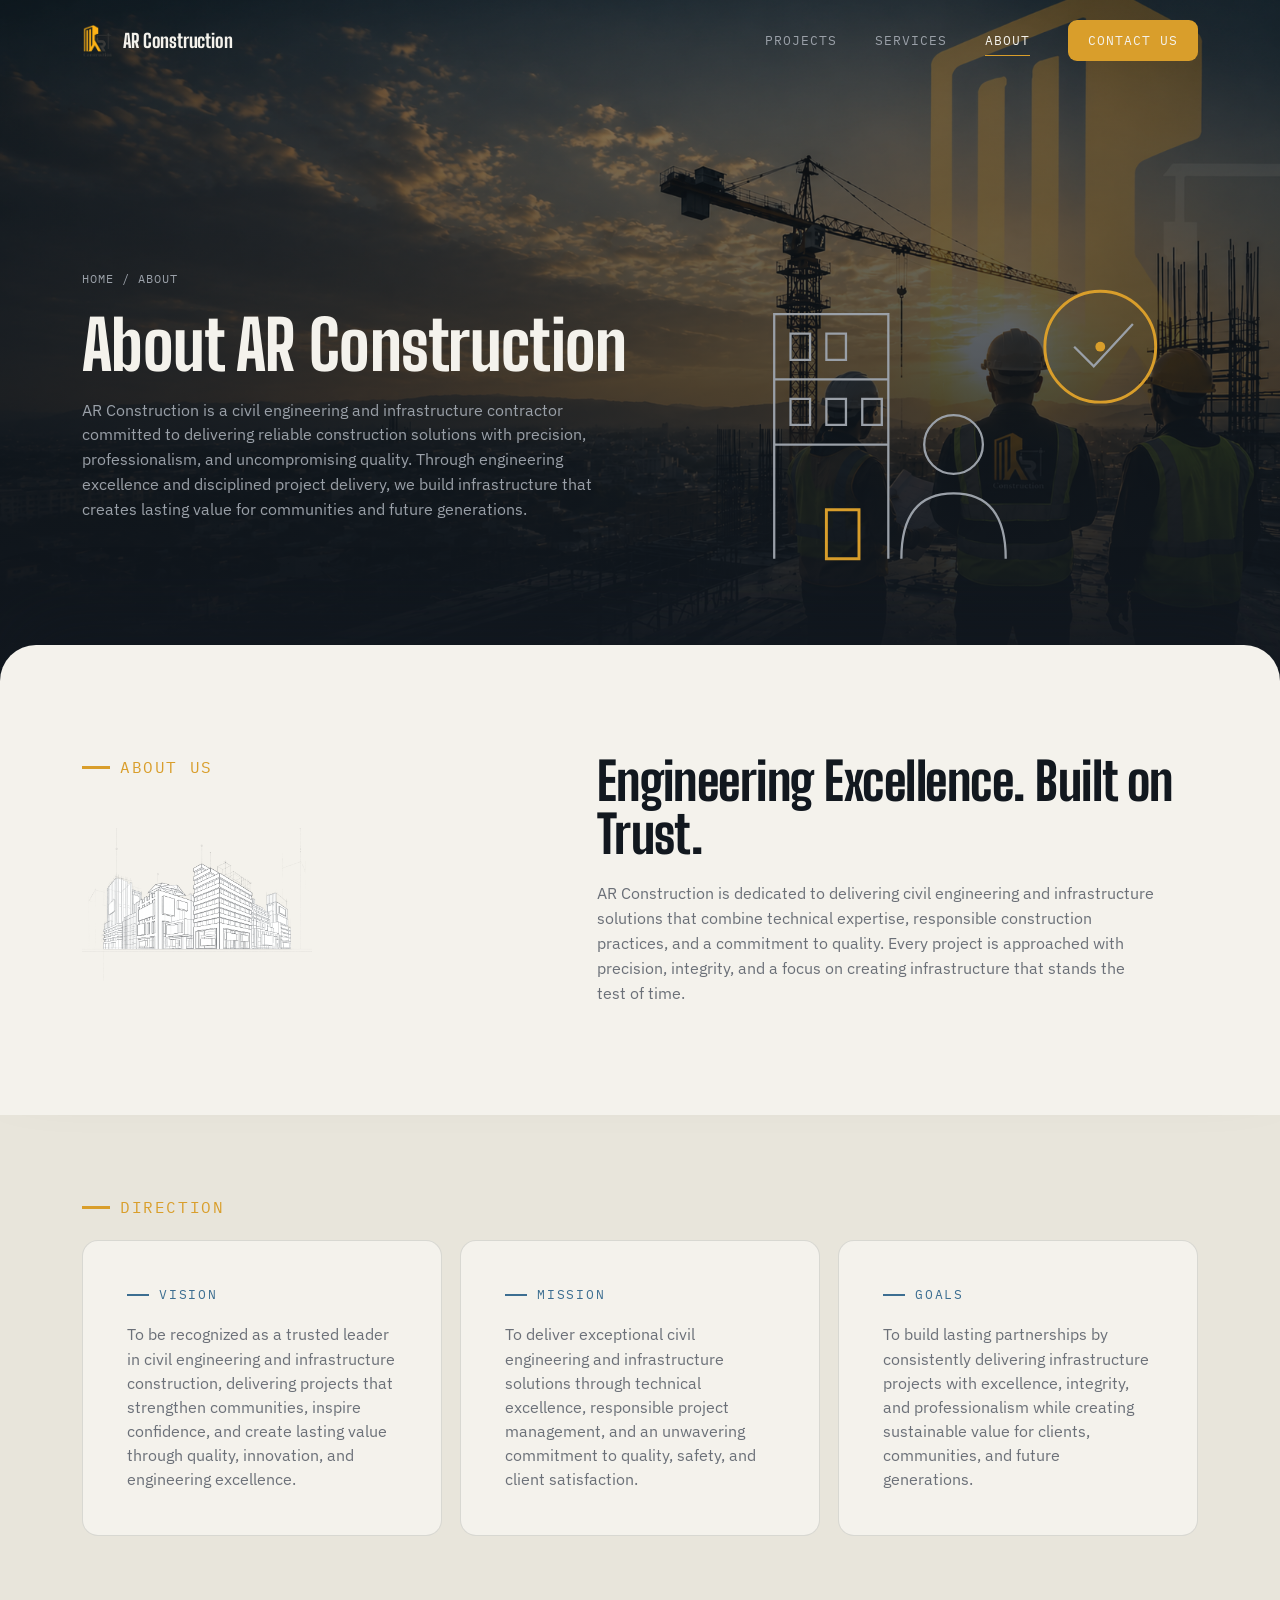
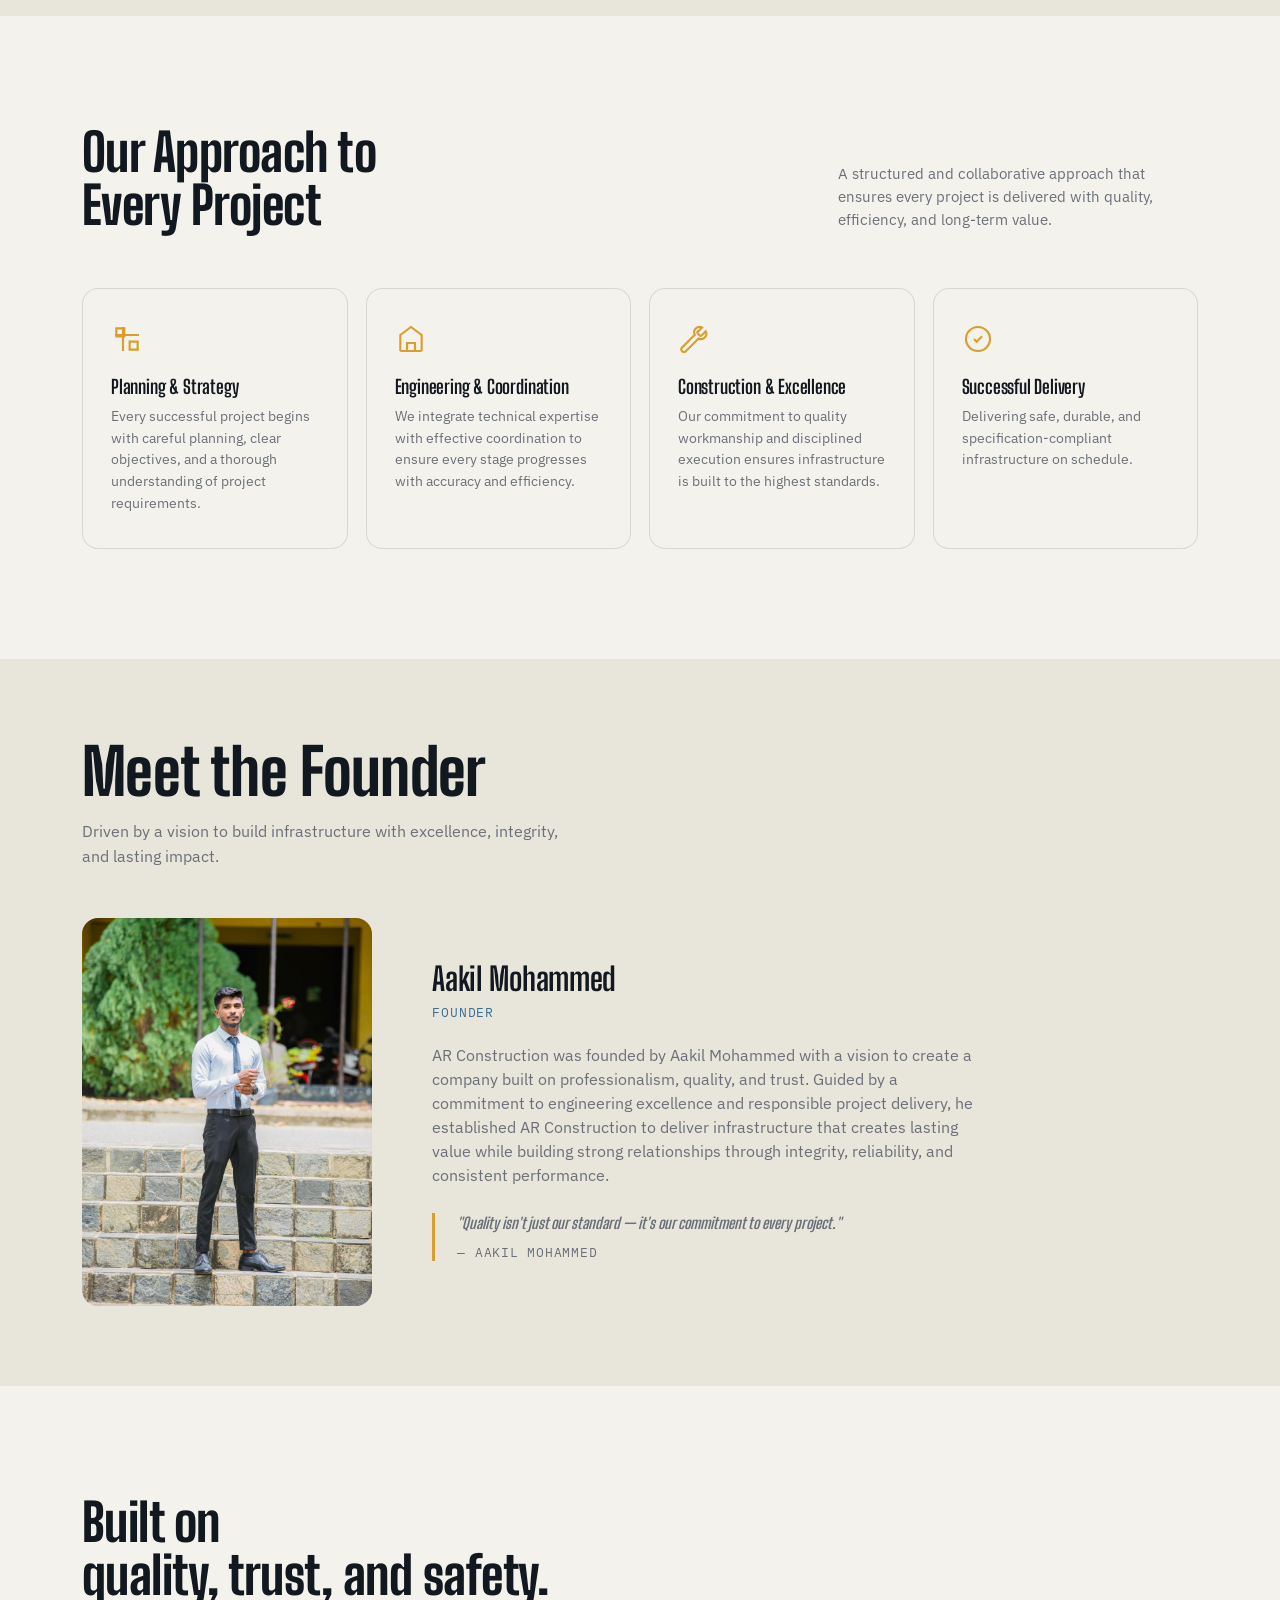
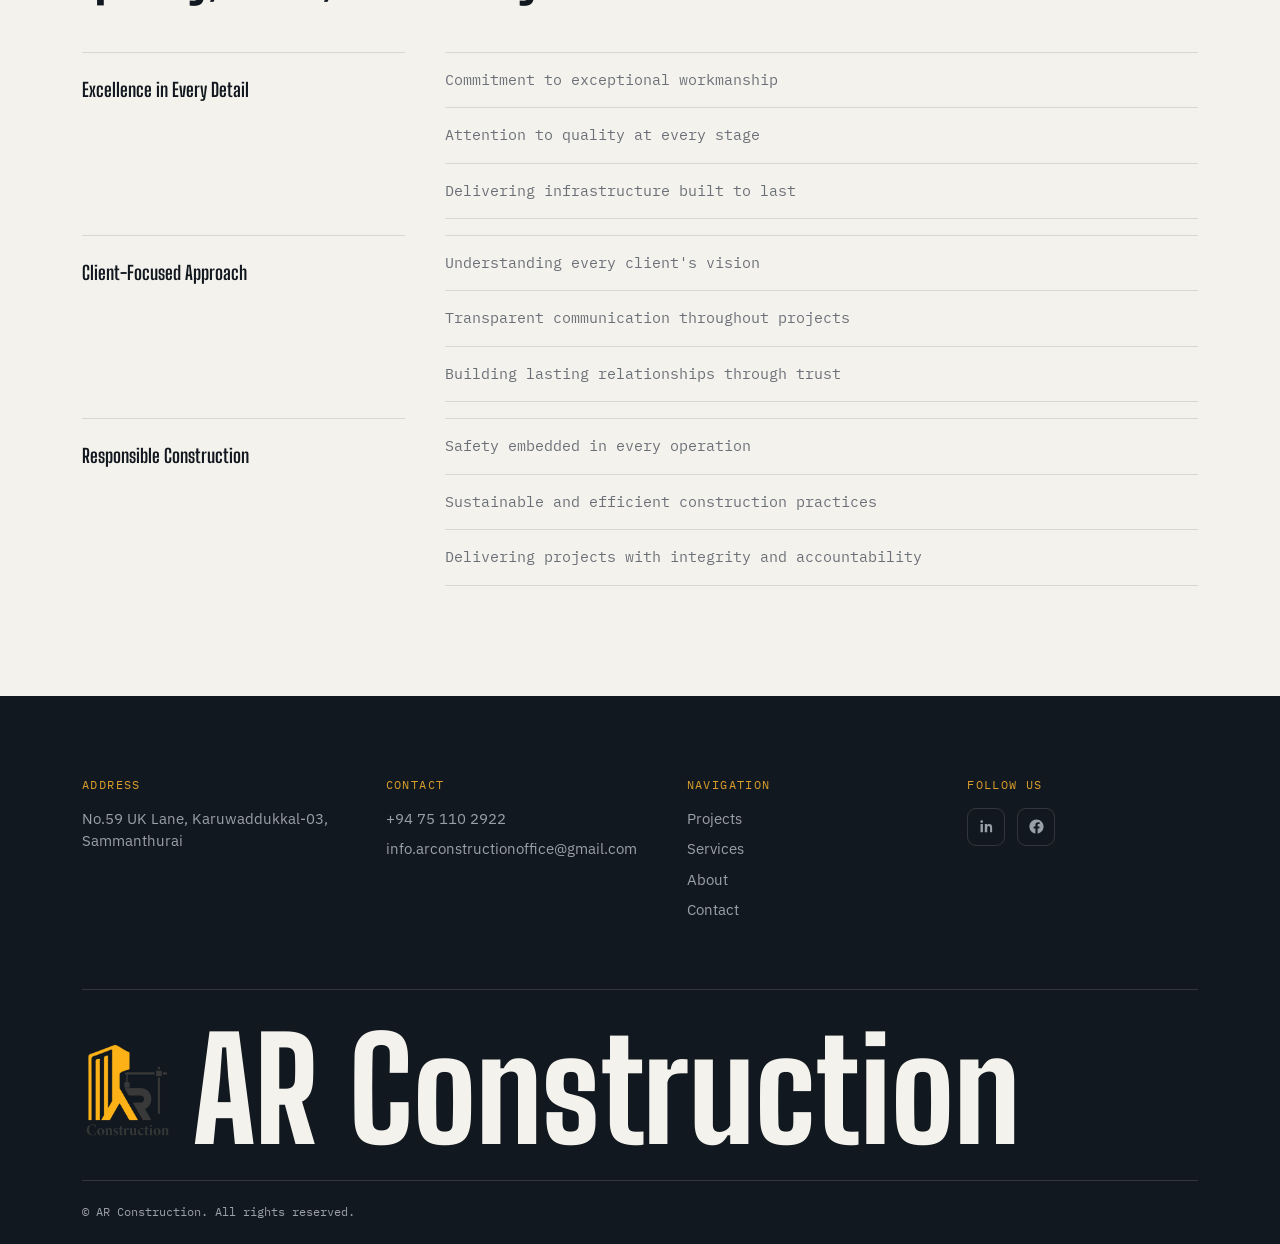
<file: about.html>
<!DOCTYPE html>
<html lang="en">
<head>
<meta charset="UTF-8">
<meta name="viewport" content="width=device-width, initial-scale=1">
<title>About — AR Construction</title>
<meta charset="UTF-8">
<meta name="viewport" content="width=device-width, initial-scale=1">
<title>About – AR Construction</title>
<link rel="icon" type="image/x-icon" href="assets/favicon.ico">
<link rel="icon" type="image/png" sizes="32x32" href="assets/favicon-32x32.png">
<link rel="icon" type="image/png" sizes="16x16" href="assets/favicon-16x16.png">
<link rel="apple-touch-icon" sizes="180x180" href="assets/apple-touch-icon.png">
<link rel="stylesheet" href="css/style.css">
</head>
<body data-page="about">

<div data-site-shell="header"></div>
<div class="about-transition">
<section class="page-head page-head--sticky">
  <div class="hero__bg"><img src="assets/About background .png" alt=""></div>
  <div class="wrap">
    <div>
      <div class="page-head__crumb"><a href="index.html">Home</a> / About</div>
      <h1>About AR Construction</h1>
      <p>AR Construction is a civil engineering and infrastructure contractor committed to delivering reliable construction solutions with precision, professionalism, and uncompromising quality. Through engineering excellence and disciplined project delivery, we build infrastructure that creates lasting value for communities and future generations.</p>
    </div>
    <div class="page-head__blueprint">
      <svg viewBox="0 0 300 240" xmlns="http://www.w3.org/2000/svg">
        <!-- office building -->
        <path class="bp-line" d="M40,220 L40,70 L110,70 L110,220" style="animation-delay:.2s"/>
        <line class="bp-line" x1="40" y1="150" x2="110" y2="150" style="animation-delay:.9s"/>
        <line class="bp-line" x1="40" y1="110" x2="110" y2="110" style="animation-delay:1s"/>
        <rect class="bp-line" x="50" y="122" width="12" height="16" style="animation-delay:1.1s"/>
        <rect class="bp-line" x="72" y="122" width="12" height="16" style="animation-delay:1.15s"/>
        <rect class="bp-line" x="94" y="122" width="12" height="16" style="animation-delay:1.2s"/>
        <rect class="bp-line" x="50" y="82" width="12" height="16" style="animation-delay:1.25s"/>
        <rect class="bp-line" x="72" y="82" width="12" height="16" style="animation-delay:1.3s"/>
        <rect class="bp-line bp-line--amber" x="72" y="190" width="20" height="30" style="animation-delay:1.35s"/>

        <!-- founder bust -->
        <circle class="bp-line" cx="150" cy="150" r="18" style="animation-delay:1.4s"/>
        <path class="bp-line" d="M118,220 Q118,180 150,180 Q182,180 182,220" style="animation-delay:1.5s"/>

        <!-- quality seal -->
        <circle class="bp-line bp-line--amber" cx="240" cy="90" r="34" style="animation-delay:.5s"/>
        <path class="bp-line" d="M224,90 l12,12 l24,-26" style="animation-delay:1.6s"/>
        <circle class="bp-dot" cx="240" cy="90" r="3" style="animation-delay:2.3s"/>
      </svg>
    </div>
  </div>
</section>

<!-- About Us intro -->
<section class="section overlap-reveal">
  <div class="wrap">
    <div class="intro-row reveal">
      <div class="intro-row__label">
        <div class="eyebrow eyebrow--lg">About Us</div>
        <!-- Add your building sketch/illustration image here — replace the src below. -->
        <div class="intro-row__sketch">
          <img src="assets/About us sketch.png" alt="AR Construction building sketch illustration">
        </div>
      </div>
      <div>
        <h2 style="margin-bottom:20px;">Engineering Excellence. Built on Trust.</h2>
        <p style="color:var(--concrete); font-size:16px; max-width:560px;">AR Construction is dedicated to delivering civil engineering and infrastructure solutions that combine technical expertise, responsible construction practices, and a commitment to quality. Every project is approached with precision, integrity, and a focus on creating infrastructure that stands the test of time.</p>
      </div>
    </div>
  </div>
</section>
</div>

<!-- Vision & Mission -->
<section class="section--tight section--dim">
  <div class="wrap">
    <div class="eyebrow eyebrow--lg reveal">Direction</div>
    <div class="vm-grid reveal" style="margin-top:20px;">
      <div class="vm-item">
        <div class="eyebrow">Vision</div>
        <p>To be recognized as a trusted leader in civil engineering and infrastructure construction, delivering projects that strengthen communities, inspire confidence, and create lasting value through quality, innovation, and engineering excellence.</p>
      </div>
      <div class="vm-item">
        <div class="eyebrow">Mission</div>
        <p>To deliver exceptional civil engineering and infrastructure solutions through technical excellence, responsible project management, and an unwavering commitment to quality, safety, and client satisfaction.</p>
      </div>
      <div class="vm-item">
        <div class="eyebrow">Goals</div>
        <p>To build lasting partnerships by consistently delivering infrastructure projects with excellence, integrity, and professionalism while creating sustainable value for clients, communities, and future generations.</p>
      </div>
    </div>
  </div>
</section>

<!-- Our Process -->
<section class="section">
  <div class="wrap">
    <div class="sec-head reveal">
      <h2>Our Approach to<br>Every Project</h2>
      <p>A structured and collaborative approach that ensures every project is delivered with quality, efficiency, and long-term value.</p>
    </div>
    <div class="process-grid reveal-stagger">
      <div class="process-item">
        <svg class="icon" viewBox="0 0 24 24" fill="none" stroke="currentColor" stroke-width="1.6"><path d="M9 3v18M3 9h18M4 4h6v6H4zM14 14h6v6h-6z"/></svg>
        <h4>Planning &amp; Strategy</h4>
        <p>Every successful project begins with careful planning, clear objectives, and a thorough understanding of project requirements.</p>
      </div>
      <div class="process-item">
        <svg class="icon" viewBox="0 0 24 24" fill="none" stroke="currentColor" stroke-width="1.6"><path d="M4 21V9l8-6 8 6v12M4 21h16M9 21v-6h6v6"/></svg>
        <h4>Engineering &amp; Coordination</h4>
        <p>We integrate technical expertise with effective coordination to ensure every stage progresses with accuracy and efficiency.</p>
      </div>
      <div class="process-item">
        <svg class="icon" viewBox="0 0 24 24" fill="none" stroke="currentColor" stroke-width="1.6"><path d="M14.7 6.3a1 1 0 000 1.4l1.6 1.6a1 1 0 001.4 0l3.1-3.1a4 4 0 01-5.4 5.4L5.7 21.3a2 2 0 01-2.8-2.8L12.6 8.8a4 4 0 015.4-5.4l-3.1 3.1z"/></svg>
        <h4>Construction &amp; Excellence</h4>
        <p>Our commitment to quality workmanship and disciplined execution ensures infrastructure is built to the highest standards.</p>
      </div>
      <div class="process-item">
        <svg class="icon" viewBox="0 0 24 24" fill="none" stroke="currentColor" stroke-width="1.6"><path d="M9 12l2 2 4-4M21 12a9 9 0 11-18 0 9 9 0 0118 0z"/></svg>
        <h4>Successful Delivery</h4>
        <p>Delivering safe, durable, and specification-compliant infrastructure on schedule.</p>
      </div>
    </div>
  </div>
</section>

<!-- Meet the Founder -->
<section class="section--tight section--dim">
  <div class="wrap">
    <h2 class="reveal" style="margin-bottom:14px; font-size:clamp(36px,5.4vw,64px);">Meet the Founder</h2>
    <p class="reveal" style="color:var(--concrete); max-width:480px; margin-bottom:50px;">Driven by a vision to build infrastructure with excellence, integrity, and lasting impact.</p>
    <div class="founder reveal">
      <div class="founder__media"><img src="assets/Mohammed Aakil.jpeg" alt="Aakil Mohammed, Founder of AR Construction"></div>
      <div class="founder__body">
        <h3 style="font-size:clamp(24px,3vw,32px);">Aakil Mohammed</h3>
        <div class="role">Founder</div>
        <p>AR Construction was founded by Aakil Mohammed with a vision to create a company built on professionalism, quality, and trust. Guided by a commitment to engineering excellence and responsible project delivery, he established AR Construction to deliver infrastructure that creates lasting value while building strong relationships through integrity, reliability, and consistent performance.</p>
        <p class="founder__quote">"Quality isn't just our standard — it's our commitment to every project."<span>— Aakil Mohammed</span></p>
      </div>
    </div>
  </div>
</section>

<!-- Built on Quality Trust Safety -->
<section class="section">
  <div class="wrap">
    <h2 class="reveal" style="margin-bottom:50px;">Built on<br>quality, trust, and safety.</h2>
    <div class="trust-list reveal">
      <div class="cat">Excellence in Every Detail</div>
      <div class="items">
        <div>Commitment to exceptional workmanship</div>
        <div>Attention to quality at every stage</div>
        <div>Delivering infrastructure built to last</div>
      </div>
      <div class="cat">Client-Focused Approach</div>
      <div class="items">
        <div>Understanding every client's vision</div>
        <div>Transparent communication throughout projects</div>
        <div>Building lasting relationships through trust</div>
      </div>
      <div class="cat">Responsible Construction</div>
      <div class="items">
        <div>Safety embedded in every operation</div>
        <div>Sustainable and efficient construction practices</div>
        <div>Delivering projects with integrity and accountability</div>
      </div>
    </div>
  </div>
</section>

<script src="js/site-shell.js"></script>
  <script src="js/main.js"></script>
  <div data-site-shell="footer"></div>
</body>
</html>
</file>
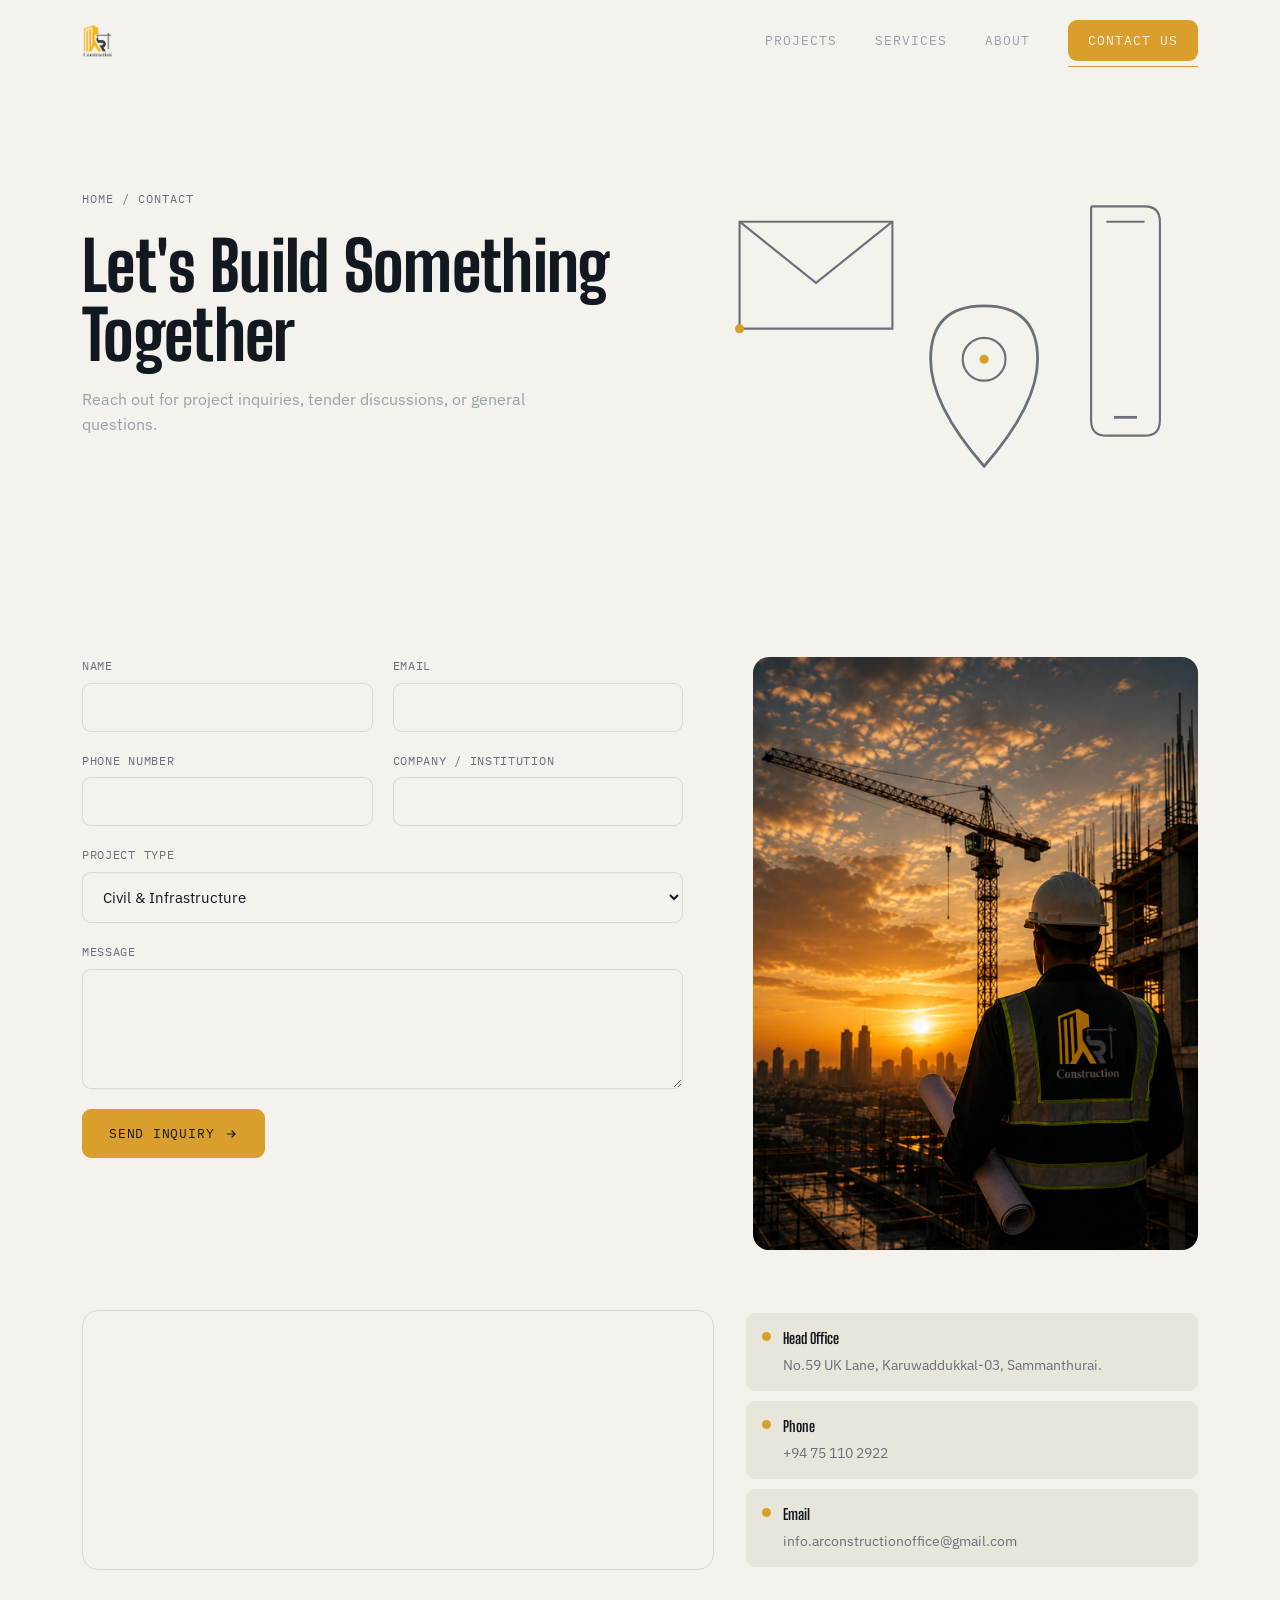
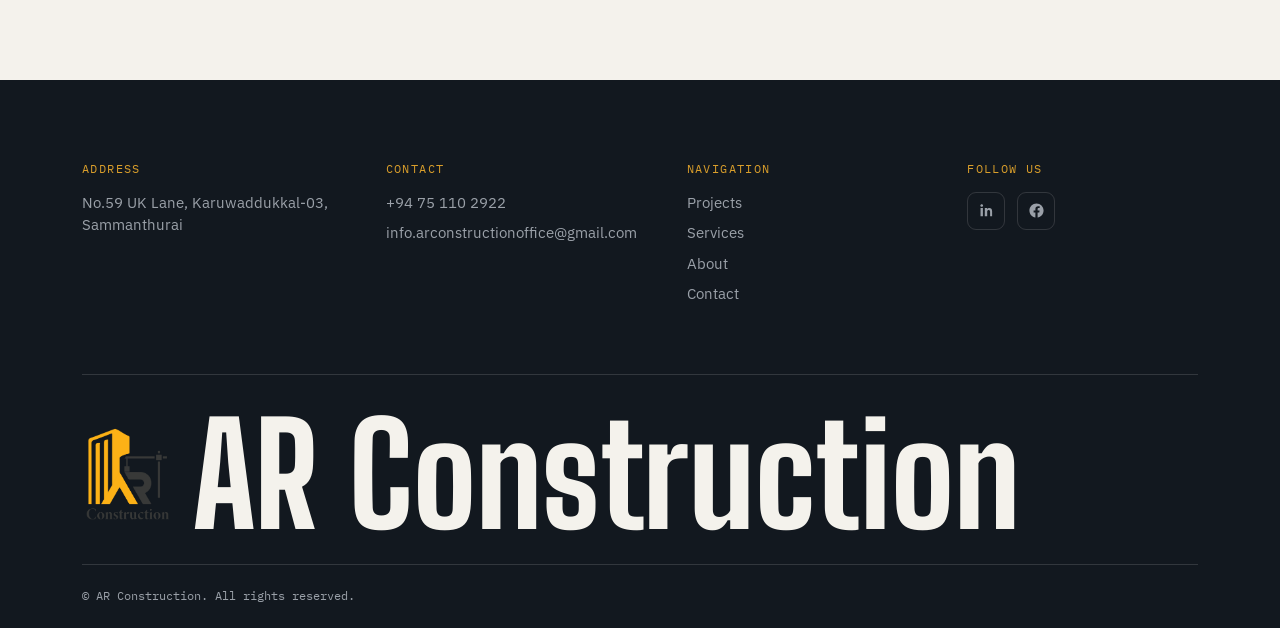
<file: contact.html>
<!DOCTYPE html>
<html lang="en">
<head>
<meta charset="UTF-8">
<meta name="viewport" content="width=device-width, initial-scale=1">
<title>Contact — AR Construction</title>
<link rel="icon" type="image/x-icon" href="assets/favicon.ico">
<link rel="icon" type="image/png" sizes="32x32" href="assets/favicon-32x32.png">
<link rel="icon" type="image/png" sizes="16x16" href="assets/favicon-16x16.png">
<link rel="apple-touch-icon" sizes="180x180" href="assets/apple-touch-icon.png">
<link rel="stylesheet" href="css/style.css">
</head>
<body data-page="contact">

<div data-site-shell="header"></div>
<section class="page-head page-head--light">
  <div class="wrap">
    <div>
      <div class="page-head__crumb"><a href="index.html">Home</a> / Contact</div>
      <h1>Let's Build Something Together</h1>
      <p>Reach out for project inquiries, tender discussions, or general questions.</p>
    </div>
    <div class="page-head__blueprint">
      <svg viewBox="0 0 320 240" xmlns="http://www.w3.org/2000/svg">
        <!-- envelope -->
        <path class="bp-line" d="M20,60 L120,60 L120,130 L20,130 Z" style="animation-delay:.2s"/>
        <path class="bp-line" d="M20,60 L70,100 L120,60" style="animation-delay:.6s"/>
        <circle class="bp-dot" cx="20" cy="130" r="3" style="animation-delay:2.1s"/>

        <!-- location pin -->
        <path class="bp-line bp-line--amber" d="M215,150 Q215,115 180,115 Q145,115 145,150 Q145,180 180,220 Q215,180 215,150 Z" style="animation-delay:.4s"/>
        <circle class="bp-line" cx="180" cy="150" r="14" style="animation-delay:1.2s"/>
        <circle class="bp-dot" cx="180" cy="150" r="3" style="animation-delay:2.3s"/>

        <!-- phone -->
        <path class="bp-line" d="M250,50 L250,190 Q250,200 260,200 L285,200 Q295,200 295,190 L295,60 Q295,50 285,50 Z" style="animation-delay:.7s"/>
        <line class="bp-line" x1="260" y1="60" x2="285" y2="60" style="animation-delay:1.4s"/>
        <line class="bp-line bp-line--amber" x1="265" y1="188" x2="280" y2="188" style="animation-delay:1.6s"/>
      </svg>
    </div>
  </div>
</section>

<section class="section">
  <div class="wrap">
    <div class="contact-grid reveal">

      <!-- NOTE: action points to Formspree — replace YOUR_FORM_ID with your own
           free endpoint from https://formspree.io so submissions reach your email. -->
      <form class="contact-form" action="https://formspree.io/f/meajader" method="POST">
        <div class="form-row">
          <div class="form-field">
            <label for="name">Name</label>
            <input type="text" id="name" name="name" required>
          </div>
          <div class="form-field">
            <label for="email">Email</label>
            <input type="email" id="email" name="email" required>
          </div>
        </div>
        <div class="form-row">
          <div class="form-field">
            <label for="phone">Phone Number</label>
            <input type="tel" id="phone" name="phone">
          </div>
          <div class="form-field">
            <label for="company">Company / Institution</label>
            <input type="text" id="company" name="company">
          </div>
        </div>
        <div class="form-row">
          <div class="form-field full">
            <label for="type">Project Type</label>
            <select id="type" name="project_type">
              <option>Civil &amp; Infrastructure</option>
              <option>Irrigation &amp; Water Management</option>
              <option>Material Supply</option>
              <option>Other</option>
            </select>
          </div>
        </div>
        <div class="form-row">
          <div class="form-field full">
            <label for="message">Message</label>
            <textarea id="message" name="message" required></textarea>
          </div>
        </div>
        <button type="submit" class="btn btn--solid">Send Inquiry <svg viewBox="0 0 24 24" fill="none" stroke="currentColor" stroke-width="2"><path d="M5 12h14M13 6l6 6-6 6"/></svg></button>
      </form>

      <div class="contact-photo-card">
        <img src="assets/Contact us.png" alt="AR Construction site work">
      </div>

    </div>

    <div class="contact-map contact-map--full reveal">
      <div class="contact-map__frame">
        <iframe src="https://www.google.com/maps?q=284+Bazaar+Street+7th+Lane+Sammanthurai+Sri+Lanka&output=embed" loading="lazy" referrerpolicy="no-referrer-when-downgrade" title="AR Construction office location"></iframe>
      </div>
      <div class="contact-map__list">
        <div class="contact-map__loc">
          <span class="dot"></span>
          <div><strong>Head Office</strong><span>No.59 UK Lane, Karuwaddukkal-03, Sammanthurai.</span></div>
        </div>
        <div class="contact-map__loc">
          <span class="dot"></span>
          <div><strong>Phone</strong><span><a href="tel:+94751102922">+94 75 110 2922</a></span></div>
        </div>
        <div class="contact-map__loc">
          <span class="dot"></span>
          <div><strong>Email</strong><span><a href="mailto:info.arconstructionoffice@gmail.com">info.arconstructionoffice@gmail.com</a></span></div>
        </div>
        <!-- When a second office opens, duplicate the "Head Office" block above with its address to list it here. -->
      </div>
    </div>

  </div>
</section>

<script src="js/site-shell.js"></script>
  <script src="js/main.js"></script>
  <div data-site-shell="footer"></div>
</body>
</html>
</file>
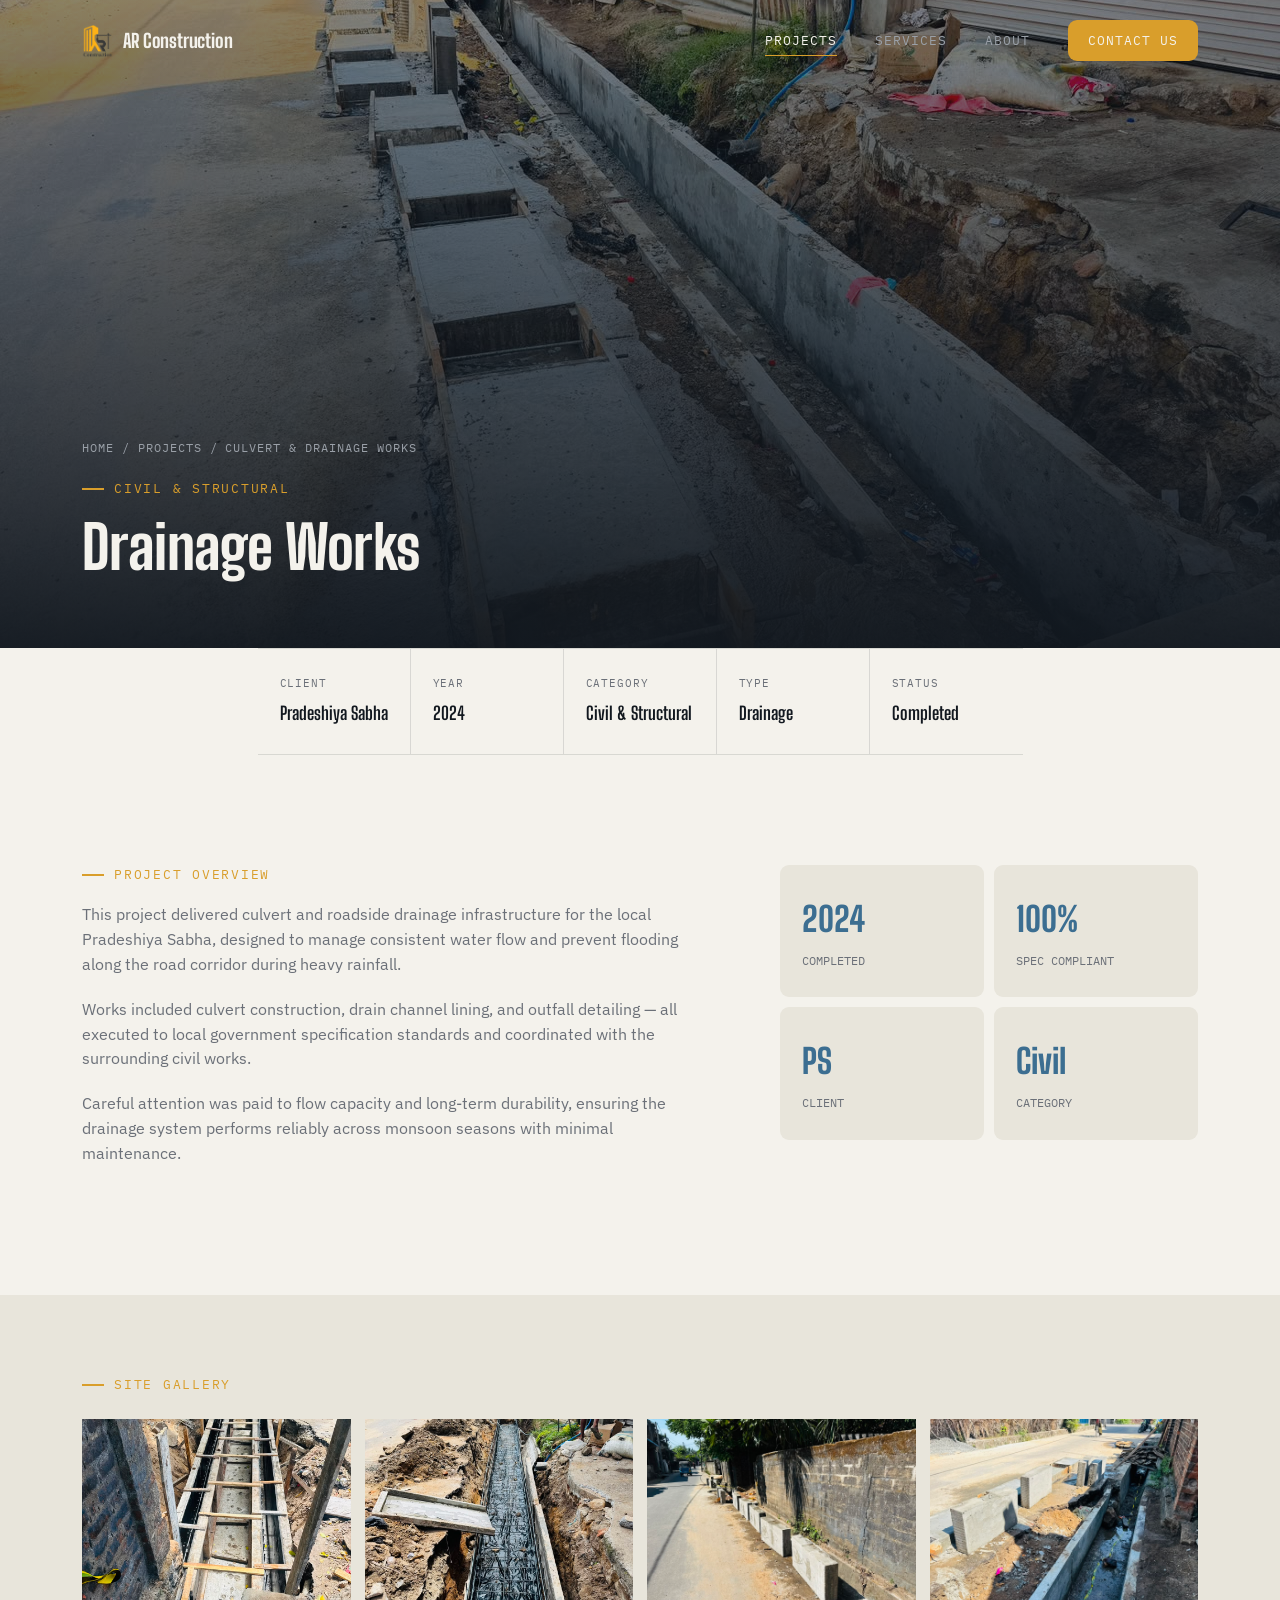
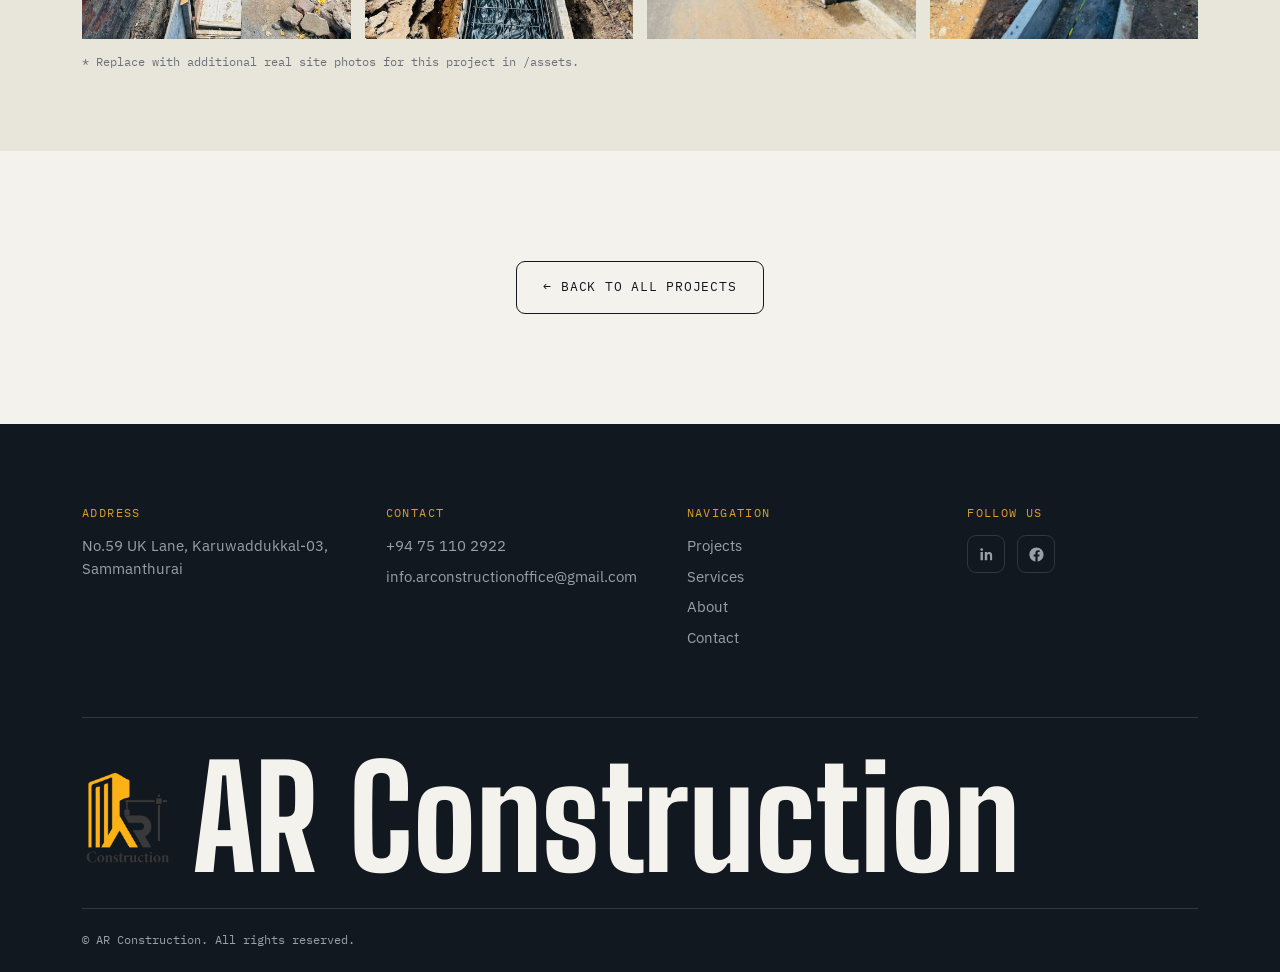
<file: project-drainage.html>
<!DOCTYPE html>
<html lang="en">
<head>
<meta charset="UTF-8">
<meta name="viewport" content="width=device-width, initial-scale=1">
<title>Drainage Works — AR Construction Projects</title>
<link rel="icon" type="image/x-icon" href="assets/favicon.ico">
<link rel="icon" type="image/png" sizes="32x32" href="assets/favicon-32x32.png">
<link rel="icon" type="image/png" sizes="16x16" href="assets/favicon-16x16.png">
<link rel="apple-touch-icon" sizes="180x180" href="assets/apple-touch-icon.png">
<link rel="stylesheet" href="css/style.css">
</head>
<body data-page="projects">

<div data-site-shell="header"></div>
<section class="detail-hero">
  <img src="assets/Drainage Work 1.jpeg" alt="Culvert and drainage works">
  <div class="detail-hero__overlay"></div>
  <div class="detail-hero__body">
    <div class="wrap">
      <div class="page-head__crumb" style="color:var(--concrete-lt);"><a href="index.html">Home</a> / <a href="projects.html">Projects</a> / Culvert &amp; Drainage Works</div>
      <div class="eyebrow">Civil &amp; Structural</div>
      <h1>Drainage Works</h1>
    </div>
  </div>
</section>

<div class="wrap">
  <div class="detail-meta reveal">
    <div><span class="lbl">Client</span><span class="val">Pradeshiya Sabha</span></div>
    <div><span class="lbl">Year</span><span class="val">2024</span></div>
    <div><span class="lbl">Category</span><span class="val">Civil &amp; Structural</span></div>
    <div><span class="lbl">Type</span><span class="val">Drainage</span></div>
    <div><span class="lbl">Status</span><span class="val">Completed</span></div>
  </div>
</div>

<section class="section">
  <div class="wrap">
    <div class="detail-body reveal">
      <div>
        <div class="eyebrow">Project Overview</div>
        <p>This project delivered culvert and roadside drainage infrastructure for the local Pradeshiya Sabha, designed to manage consistent water flow and prevent flooding along the road corridor during heavy rainfall.</p>
        <p>Works included culvert construction, drain channel lining, and outfall detailing — all executed to local government specification standards and coordinated with the surrounding civil works.</p>
        <p>Careful attention was paid to flow capacity and long-term durability, ensuring the drainage system performs reliably across monsoon seasons with minimal maintenance.</p>
      </div>
      <div class="detail-stats">
        <div><span class="num">2024</span><span class="lbl">Completed</span></div>
        <div><span class="num">100%</span><span class="lbl">Spec Compliant</span></div>
        <div><span class="num">PS</span><span class="lbl">Client</span></div>
        <div><span class="num">Civil</span><span class="lbl">Category</span></div>
      </div>
    </div>
  </div>
</section>

<section class="section--tight section--dim">
  <div class="wrap">
    <div class="eyebrow reveal">Site Gallery</div>
    <div class="detail-gallery reveal-stagger" style="margin-top:24px;">
      <img src="assets/Drainage Work 2.jpeg" alt="Culvert and drainage works — view 1">
      <img src="assets/Drainage Work 3.jpeg" alt="Culvert and drainage works — view 2">
      <img src="assets/Drainage Work 4.jpeg" alt="Culvert and drainage works — view 3">
      <img src="assets/Drainage Work 5.jpeg" alt="Culvert and drainage works — view 4">
    </div>
    <p style="font-family:var(--mono); font-size:12px; color:var(--concrete); margin-top:14px;">* Replace with additional real site photos for this project in /assets.</p>
  </div>
</section>

<section class="section">
  <div class="wrap" style="text-align:center;">
    <a href="projects.html" class="btn btn--outline-dark">← Back to All Projects</a>
  </div>
</section>

<script src="js/site-shell.js"></script>
  <script src="js/main.js"></script>
  <div data-site-shell="footer"></div>
</body>
</html>
</file>
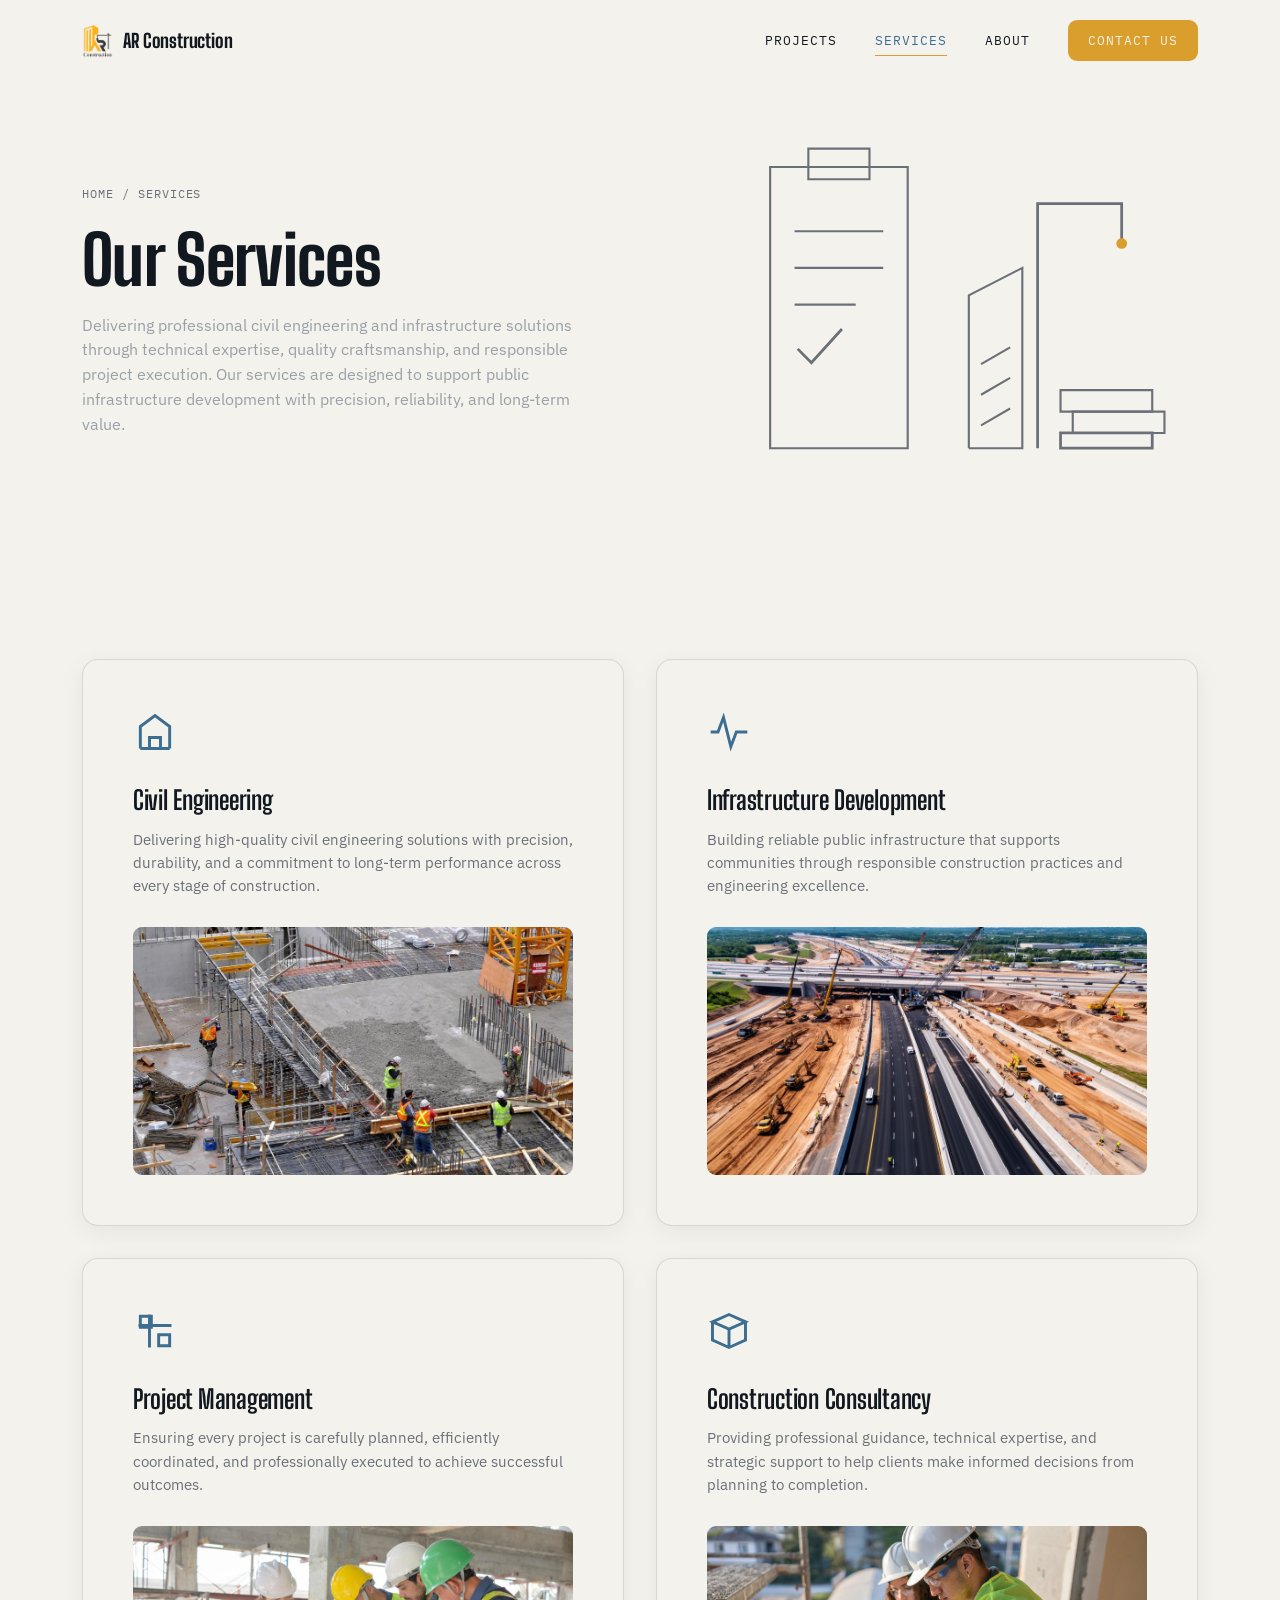
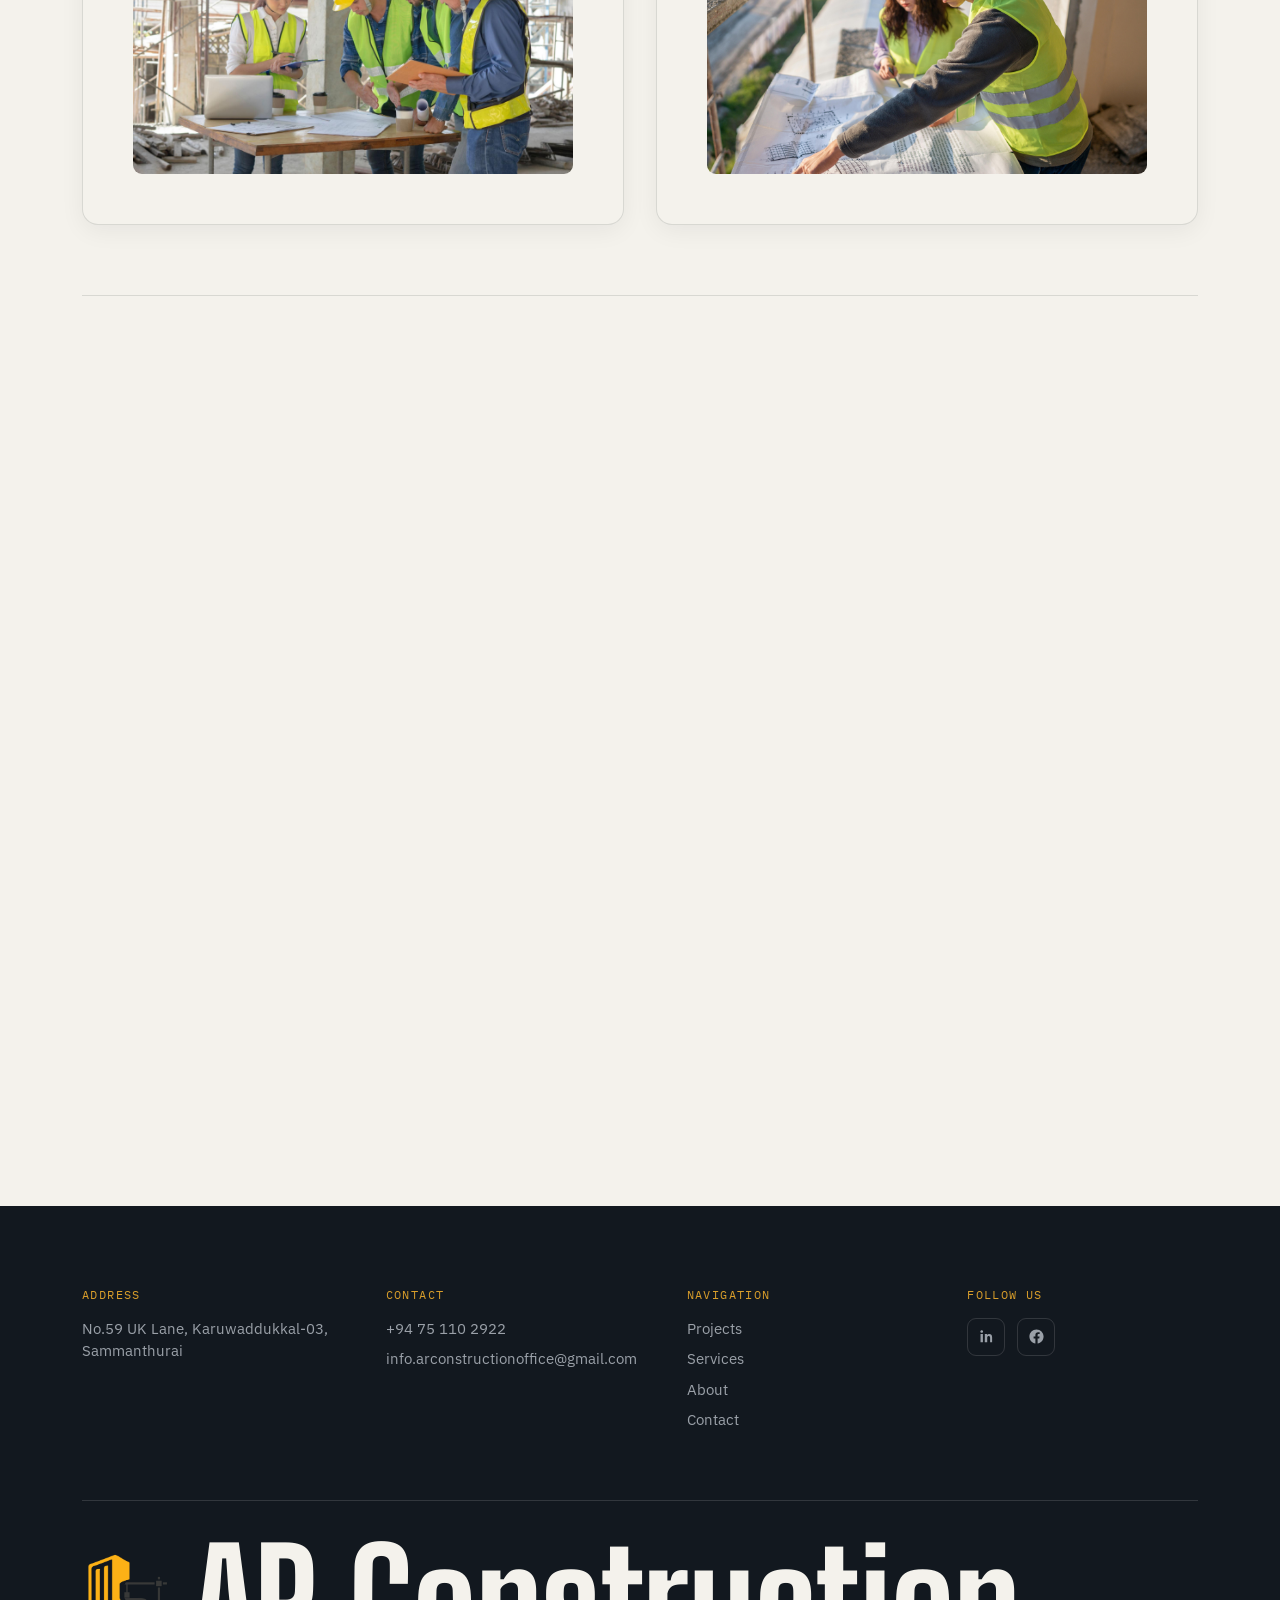
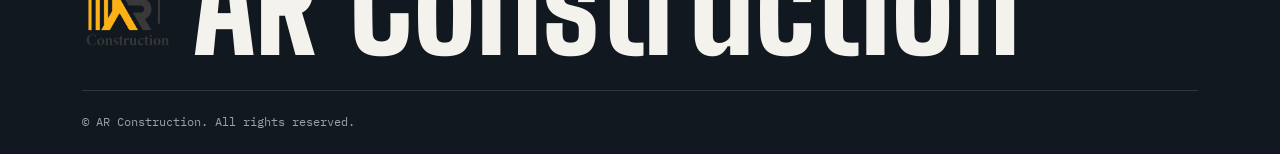
<file: services.html>
<!DOCTYPE html>
<html lang="en">
<head>
<meta charset="UTF-8">
<meta name="viewport" content="width=device-width, initial-scale=1">
<title>Services — AR Construction</title>
<link rel="icon" type="image/x-icon" href="assets/favicon.ico">
<link rel="icon" type="image/png" sizes="32x32" href="assets/favicon-32x32.png">
<link rel="icon" type="image/png" sizes="16x16" href="assets/favicon-16x16.png">
<link rel="apple-touch-icon" sizes="180x180" href="assets/apple-touch-icon.png">
<link rel="stylesheet" href="css/style.css">
</head>
<body data-page="services">

<div data-site-shell="header"></div>
<section class="page-head page-head--light" style="padding:112px 0 40px;">
  <div class="wrap">
    <div>
      <div class="page-head__crumb"><a href="index.html">Home</a> / Services</div>
      <h1>Our Services</h1>
      <p>Delivering professional civil engineering and infrastructure solutions through technical expertise, quality craftsmanship, and responsible project execution. Our services are designed to support public infrastructure development with precision, reliability, and long-term value.</p>
    </div>
    <div class="page-head__blueprint">
      <svg viewBox="0 0 320 260" xmlns="http://www.w3.org/2000/svg">
        <!-- BOQ / cost document -->
        <path class="bp-line" d="M40,36 L40,220 L130,220 L130,36 Z" style="animation-delay:.2s"/>
        <rect class="bp-line" x="65" y="24" width="40" height="20" style="animation-delay:.3s"/>
        <line class="bp-line" x1="56" y1="78" x2="114" y2="78" style="animation-delay:.9s"/>
        <line class="bp-line" x1="56" y1="102" x2="114" y2="102" style="animation-delay:1s"/>
        <line class="bp-line" x1="56" y1="126" x2="96" y2="126" style="animation-delay:1.05s"/>
        <path class="bp-line bp-line--amber" d="M58,155 l9,9 l20,-22" style="animation-delay:1.3s"/>

        <!-- civil work: retaining wall section -->
        <path class="bp-line" d="M170,220 L170,120 L205,102 L205,220 Z" style="animation-delay:.4s"/>
        <path class="bp-line" d="M178,205 L197,194" style="animation-delay:1.1s"/>
        <path class="bp-line" d="M178,185 L197,174" style="animation-delay:1.15s"/>
        <path class="bp-line" d="M178,165 L197,154" style="animation-delay:1.2s"/>

        <!-- crane accent -->
        <path class="bp-line bp-line--amber" d="M215,220 L215,60 L270,60 L270,86" style="animation-delay:.5s"/>
        <circle class="bp-dot" cx="270" cy="86" r="3.5" style="animation-delay:2.2s"/>

        <!-- material supply: stacked pallet -->
        <rect class="bp-line" x="230" y="182" width="60" height="14" style="animation-delay:1.4s"/>
        <rect class="bp-line" x="238" y="196" width="60" height="14" style="animation-delay:1.45s"/>
        <rect class="bp-line bp-line--amber" x="230" y="210" width="60" height="10" style="animation-delay:1.5s"/>
      </svg>
    </div>
  </div>
</section>

<section class="section">
  <div class="wrap">
    <div class="services-grid reveal-stagger">

      <div class="service-card">
        <svg class="service-card__icon" viewBox="0 0 24 24" fill="none" stroke="currentColor" stroke-width="1.6"><path d="M4 21V9l8-6 8 6v12M4 21h16M9 21v-6h6v6"/></svg>
        <h3>Civil Engineering</h3>
        <p>Delivering high-quality civil engineering solutions with precision, durability, and a commitment to long-term performance across every stage of construction.</p>
        <div class="service-card__media"><img src="assets/Civil Engineering.jpeg" alt="Civil Engineering"></div>
      </div>

      <div class="service-card">
        <svg class="service-card__icon" viewBox="0 0 24 24" fill="none" stroke="currentColor" stroke-width="1.6"><path d="M2 12h4l3-8 4 16 3-8h6"/></svg>
        <h3>Infrastructure Development</h3>
        <p>Building reliable public infrastructure that supports communities through responsible construction practices and engineering excellence.</p>
        <div class="service-card__media"><img src="assets/Infrastructure Development.jpeg" alt="Infrastructure Development"></div>
      </div>

      <div class="service-card">
        <svg class="service-card__icon" viewBox="0 0 24 24" fill="none" stroke="currentColor" stroke-width="1.6"><path d="M9 3v18M3 9h18M4 4h6v6H4zM14 14h6v6h-6z"/></svg>
        <h3>Project Management</h3>
        <p>Ensuring every project is carefully planned, efficiently coordinated, and professionally executed to achieve successful outcomes.</p>
        <div class="service-card__media"><img src="assets/Project Management.jpeg" alt="Project Management"></div>
      </div>

      <div class="service-card">
        <svg class="service-card__icon" viewBox="0 0 24 24" fill="none" stroke="currentColor" stroke-width="1.6"><path d="M3 7l9-4 9 4-9 4-9-4zM3 7v10l9 4 9-4V7M12 11v10"/></svg>
        <h3>Construction Consultancy</h3>
        <p>Providing professional guidance, technical expertise, and strategic support to help clients make informed decisions from planning to completion.</p>
        <div class="service-card__media"><img src="assets/Construction Consultancy.jpeg" alt="Construction Consultancy"></div>
      </div>

    </div>
  </div>
</section>

<section class="cta-split-wrap">
  <div class="wrap">
    <div class="cta-single reveal">
      <div class="eyebrow">Get In Touch</div>
      <h3>Let's Build with Confidence</h3>
      <p>Whether you're planning a new infrastructure project or looking for a dependable construction partner, AR Construction is committed to delivering engineering solutions with professionalism, quality, and integrity.</p>
      <a href="contact.html" class="btn btn--outline">Contact Us <svg viewBox="0 0 24 24" fill="none" stroke="currentColor" stroke-width="2"><path d="M5 12h14M13 6l6 6-6 6"/></svg></a>
    </div>
  </div>
</section>

<script src="js/site-shell.js"></script>
  <script src="js/main.js"></script>
  <div data-site-shell="footer"></div>
</body>
</html>
</file>
<file: css/style.css>
/* ==========================================================
   AR CONSTRUCTION â€” Design System
   Theme: Technical / Blueprint. Civil engineering precision
   over decorative flourish.
   ========================================================== */

@import url('https://fonts.googleapis.com/css2?family=Big+Shoulders+Display:wght@600;700;800&family=IBM+Plex+Sans:wght@400;500;600;700&family=IBM+Plex+Mono:wght@400;500&display=swap');

:root{
  /* Color */
  --ink:        #12181f;   /* near-black navy â€” dark sections, primary text */
  --ink-soft:   #1c2530;   /* raised dark surface */
  --paper:      #f4f2ec;   /* warm off-white â€” light sections */
  --paper-dim:  #e8e5db;   /* light section secondary surface */
  --steel:      #3c6e91;   /* primary accent â€” steel blue */
  --steel-dark: #2a4f6b;
  --amber:      #d99e2b;   /* signature accent â€” safety amber, used sparingly */
  --rust:       #8a4a3a;   /* tertiary â€” iron oxide, very sparing */
  --concrete:   #6b7078;   /* muted secondary text on light */
  --concrete-lt:#9aa0a8;   /* muted secondary text on dark */
  --line:       rgba(18,24,31,0.12);
  --line-dark:  rgba(244,242,236,0.14);

  /* Radius */
  --radius:     16px;
  --radius-sm:  9px;

  /* Type */
  --display: 'Big Shoulders Display', sans-serif;
  --body: 'IBM Plex Sans', sans-serif;
  --mono: 'IBM Plex Mono', monospace;

  --container: 1180px;
}

*{ box-sizing:border-box; margin:0; padding:0; }
html{ scroll-behavior:smooth; }
@media (prefers-reduced-motion: reduce){
  html{ scroll-behavior:auto; }
  *{ animation-duration:0.01ms !important; animation-iteration-count:1 !important; transition-duration:0.01ms !important; scroll-behavior:auto !important; }
}

body{
  min-height:100vh;
  display:flex;
  flex-direction:column;
  font-family:var(--body);
  color:var(--ink);
  background:var(--paper);
  line-height:1.55;
  -webkit-font-smoothing:antialiased;
  overflow-x:hidden;
}

img{ max-width:100%; display:block; }
a{ color:inherit; text-decoration:none; }
ul{ list-style:none; }
button{ font-family:inherit; cursor:pointer; }

.wrap{ max-width:var(--container); margin:0 auto; padding:0 32px; }
@media (max-width:640px){ .wrap{ padding:0 20px; } }

.eyebrow{
  font-family:var(--mono);
  font-size:12.5px;
  letter-spacing:0.14em;
  text-transform:uppercase;
  color:var(--amber);
  display:flex;
  align-items:center;
  gap:10px;
  margin-bottom:18px;
}
.eyebrow::before{
  content:"";
  width:22px; height:2px;
  background:var(--amber);
  display:inline-block;
}

.eyebrow--lg{ font-size:16px; letter-spacing:0.1em; }
.eyebrow--lg::before{ width:28px; height:3px; }

h1,h2,h3,h4{ font-family:var(--display); font-weight:800; line-height:1.02; letter-spacing:-0.01em; }
h2{ font-size:clamp(30px,4.4vw,52px); }
h3{ font-size:clamp(20px,2.2vw,26px); font-weight:700; }

.section{ padding:110px 0; position:relative; }
.section--tight{ padding:80px 0; }
.section--dark{ background:var(--ink); color:var(--paper); }
.section--dim{ background:var(--paper-dim); }
@media (max-width:768px){
  .section{ padding:70px 0; }
  .section--tight{ padding:56px 0; }
}

.btn{
  display:inline-flex; align-items:center; gap:10px;
  font-family:var(--mono); font-size:13px; letter-spacing:0.06em; text-transform:uppercase;
  padding:15px 26px;
  border:1px solid currentColor;
  border-radius:var(--radius-sm);
  transition:transform .35s cubic-bezier(.2,.7,.2,1), background .35s, color .35s;
  white-space:nowrap;
}
.btn--solid{ background:var(--amber); border-color:var(--amber); color:var(--ink); }
.btn--solid:hover{ background:var(--ink); color:var(--amber); border-color:var(--ink); transform:translateY(-2px); }
.btn--outline{ background:transparent; color:var(--paper); }
.btn--outline:hover{ background:var(--paper); color:var(--ink); transform:translateY(-2px); }
.btn--outline-dark{ background:transparent; color:var(--ink); }
.btn--outline-dark:hover{ background:var(--ink); color:var(--paper); transform:translateY(-2px); }
.btn svg{ width:14px; height:14px; transition:transform .3s; }
.btn:hover svg{ transform:translateX(3px); }

/* ---------------- NAV ---------------- */
.nav{
  position:fixed; top:0; left:0; right:0; z-index:100;
  padding:20px 0;
  transition:background .4s ease, padding .4s ease, border-color .4s ease;
  border-bottom:1px solid transparent;
}
.nav.is-scrolled{
  background:rgba(18,24,31,0.92);
  backdrop-filter:blur(10px);
  padding:14px 0;
  border-color:var(--line-dark);
}
.nav--light:not(.is-scrolled) .nav__brand span,
.nav--light:not(.is-scrolled) .nav__links a{ color:var(--ink); }
.nav--light:not(.is-scrolled) .nav__links a:hover,
.nav--light:not(.is-scrolled) .nav__links a.is-active{ color:var(--steel); }
.nav--light:not(.is-scrolled) .nav__toggle span{ background:var(--ink); }
.nav .wrap{ display:flex; align-items:center; justify-content:space-between; }
.nav__brand{ display:flex; align-items:center; gap:10px; }
.nav__brand img{ height:34px; width:auto; }
.nav__brand span{ font-family:var(--display); font-weight:800; font-size:19px; color:var(--paper); letter-spacing:-0.01em; }
.nav__links{ display:flex; align-items:center; gap:38px; }
.nav__links a{
  font-family:var(--mono); font-size:12.5px; letter-spacing:0.08em; text-transform:uppercase;
  color:var(--concrete-lt); transition:color .25s; position:relative;
}
.nav__links a:hover, .nav__links a.is-active{ color:var(--paper); }
.nav__links a.is-active::after{
  content:""; position:absolute; left:0; right:0; bottom:-6px; height:1px; background:var(--amber);
}
.nav__cta{ font-family:var(--mono); font-size:12px; letter-spacing:0.08em; text-transform:uppercase; color:var(--paper); background:var(--amber); padding:11px 20px; border-radius:var(--radius-sm); transition:transform .3s, background .3s, color .3s, box-shadow .3s ease; }
.nav__links a.nav__cta,
.nav__links a.nav__cta:hover,
.nav__links a.nav__cta:focus,
.nav__links a.nav__cta:visited{
  color:var(--paper) !important;
}
.nav__cta:hover,
.nav__links a.nav__cta:hover{
  background:var(--steel-dark);
  color:var(--paper) !important;
  transform:translateY(-2px);
  box-shadow:0 12px 18px rgba(18,24,31,0.18);
}
.nav--light:not(.is-scrolled) .nav__links a.nav__cta{ color:var(--paper); }
.nav__toggle{ display:none; flex-direction:column; gap:5px; background:none; border:none; padding:6px; }
.nav__toggle span{ width:22px; height:2px; background:var(--paper); }

@media (max-width:900px){
  .nav__links{
    position:fixed; inset:0 0 0 auto; width:78%; max-width:320px; height:100vh;
    background:var(--ink); flex-direction:column; align-items:flex-start; justify-content:center;
    gap:28px; padding:40px; transform:translateX(100%); transition:transform .45s cubic-bezier(.2,.7,.2,1);
    border-left:1px solid var(--line-dark);
  }
  .nav__links.is-open{ transform:translateX(0); }
  .nav__toggle{ display:flex; z-index:110; }
  .nav__links a{ font-size:15px; }
  .nav__links a.nav__cta{
    display:inline-flex;
    align-items:center;
    justify-content:center;
    width:auto;
    color:var(--paper) !important;
    background:var(--amber);
    padding:11px 18px;
    border-radius:var(--radius-sm);
    margin-top:6px;
  }
  .nav__links a.nav__cta:hover,
  .nav__links a.nav__cta:focus,
  .nav__links a.nav__cta:visited{
    color:var(--paper) !important;
  }
}

/* ---------------- HERO ---------------- */
.hero{
  position:relative; background:var(--ink); color:var(--paper);
  min-height:86vh; display:flex; flex-direction:column; justify-content:center;
  padding-top:150px; overflow:hidden;
}
.hero__bg{ position:absolute; inset:0; z-index:0; }
.hero__bg img{ width:100%; height:100%; object-fit:cover; opacity:0.75; }
.hero__bg::after{ content:""; position:absolute; inset:0; background:linear-gradient(180deg, rgba(18,24,31,0.25), rgba(18,24,31,0.7) 65%, var(--ink) 100%); }
.hero__grid{
  position:absolute; inset:0;
  background-image:
    linear-gradient(var(--line-dark) 1px, transparent 1px),
    linear-gradient(90deg, var(--line-dark) 1px, transparent 1px);
  background-size:56px 56px;
  mask-image:linear-gradient(to bottom, rgba(0,0,0,0.9), transparent 85%);
  opacity:0.55;
}
.hero__content{ position:relative; z-index:2; padding-bottom:40px; }
.hero__content .wrap{ display:grid; grid-template-columns:1.3fr 1fr; gap:44px; align-items:end; }
.hero h1, .hero__lede, .hero__actions{ opacity:0; animation:heroUp .9s cubic-bezier(.2,.7,.2,1) forwards; }
.hero h1{ font-size:clamp(40px,6vw,78px); margin-bottom:22px; animation-delay:.1s; }
.hero__lede{ font-size:16px; color:var(--concrete-lt); max-width:420px; animation-delay:.3s; }
.hero__actions{ margin-top:34px; display:flex; gap:16px; flex-wrap:wrap; animation-delay:.5s; }
@keyframes heroUp{ from{ opacity:0; transform:translateY(22px); } to{ opacity:1; transform:translateY(0); } }

.hero__blueprint{ position:relative; z-index:2; width:100%; aspect-ratio:480/400; }
.hero__blueprint svg{ width:100%; height:100%; display:block; }
@media (max-width:900px){ .hero__blueprint{ aspect-ratio:480/300; } }
.bp-line{
  fill:none; stroke:var(--concrete-lt); stroke-width:1.4;
  stroke-dasharray:1400; stroke-dashoffset:1400;
  animation:draw 4.4s cubic-bezier(.3,.8,.3,1) forwards;
}
.bp-line--amber{ stroke:var(--amber); stroke-width:1.8; }
.bp-fill{ opacity:0; animation:fadeInBp 1s ease forwards; animation-delay:1.8s; }
.bp-dot{ fill:var(--amber); opacity:0; animation:fadeInBp .6s ease forwards; }
.bp-label{ font-family:var(--mono); font-size:12px; letter-spacing:1.5px; fill:var(--concrete-lt); opacity:0; animation:fadeInBp .8s ease forwards; }
.bp-arrow{ fill:var(--amber); opacity:0; animation:fadeInBp .6s ease forwards; }
.bp-dash{ fill:none; stroke:var(--concrete-lt); stroke-width:1.4; opacity:0.5; }
@keyframes draw{ to{ stroke-dashoffset:0; } }
@keyframes fadeInBp{ to{ opacity:1; } }

@media (max-width:900px){
  .hero{ padding-top:120px; }
  .hero__content .wrap{ grid-template-columns:1fr; gap:34px; }
  .hero__blueprint{ order:-1; }
}

/* ---------------- DEPARTMENTS TICKER ---------------- */
.ticker{
  background:var(--ink); border-top:1px solid var(--line-dark); border-bottom:1px solid var(--line-dark);
  overflow:hidden; padding:22px 0;
}
.ticker__label{
  font-family:var(--mono); font-size:16px; letter-spacing:0.12em; text-transform:uppercase;
  color:var(--amber); text-align:center; margin-bottom:18px; font-weight:500;
}
.ticker__track{ display:flex; width:max-content; animation:scroll-left 32s linear infinite; }
.ticker__track span{
  font-family:var(--mono); font-size:15px; color:var(--concrete-lt);
  padding:0 34px; white-space:nowrap; border-right:1px solid var(--line-dark);
}
@keyframes scroll-left{ from{ transform:translateX(0); } to{ transform:translateX(-50%); } }

/* ---------------- REVEAL ---------------- */
.reveal{ opacity:0; transform:translateY(28px); transition:opacity .8s cubic-bezier(.2,.7,.2,1), transform .8s cubic-bezier(.2,.7,.2,1); }
.reveal.is-visible{ opacity:1; transform:translateY(0); }
.reveal-stagger > *{ opacity:0; transform:translateY(24px); transition:opacity .7s ease, transform .7s ease; }
.reveal-stagger.is-visible > *{ opacity:1; transform:translateY(0); }
.reveal-stagger.is-visible > *:nth-child(1){ transition-delay:0s; }
.reveal-stagger.is-visible > *:nth-child(2){ transition-delay:.12s; }
.reveal-stagger.is-visible > *:nth-child(3){ transition-delay:.24s; }
.reveal-stagger.is-visible > *:nth-child(4){ transition-delay:.36s; }
.reveal-stagger.is-visible > *:nth-child(5){ transition-delay:.48s; }

/* ---------------- SECTION HEADER ---------------- */
.sec-head{ display:flex; justify-content:space-between; align-items:flex-end; gap:40px; margin-bottom:56px; flex-wrap:wrap; }
.sec-head p{ color:var(--concrete); max-width:360px; font-size:15px; }
.sec-head--dark p{ color:var(--concrete-lt); }

/* ---------------- STACKING PROJECT CARDS ---------------- */
.stack{ position:relative; }
.stack__card{
  position:sticky; top:110px;
  background:var(--paper); color:var(--ink); border:1px solid var(--line);
  border-radius:var(--radius); overflow:hidden;
  display:grid; grid-template-columns:1fr 1fr;
  min-height:440px;
  margin-bottom:32px;
  box-shadow:0 24px 50px -30px rgba(18,24,31,0.22);
}
.stack__card:nth-child(1){ top:96px; }
.stack__card:nth-child(2){ top:118px; }
.stack__card:nth-child(3){ top:140px; }
.stack__media{ position:relative; overflow:hidden; }
.stack__media img{ width:100%; height:100%; object-fit:cover; }
.stack__body{ padding:44px; display:flex; flex-direction:column; justify-content:center; }
.stack__body .eyebrow{ color:var(--steel); }
.stack__body .eyebrow::before{ background:var(--steel); }
.stack__body h3{ font-size:clamp(24px,2.6vw,32px); margin-bottom:14px; }
.stack__meta{ font-family:var(--mono); font-size:12.5px; color:var(--concrete); margin-bottom:18px; text-transform:uppercase; letter-spacing:0.05em; }
.stack__body p.desc{ color:var(--concrete); margin-bottom:26px; font-size:15px; }
.stack__link{ font-family:var(--mono); font-size:13px; letter-spacing:0.06em; text-transform:uppercase; display:inline-flex; align-items:center; gap:8px; color:var(--ink); border-bottom:1px solid var(--ink); width:fit-content; }
.stack__link svg{ width:13px; height:13px; }

@media (max-width:800px){
  .stack__card{ grid-template-columns:1fr; min-height:auto; top:80px !important; }
  .stack__media{ height:220px; }
  .stack__body{ padding:30px; }
}

/* ---------------- CAPABILITY / DID YOU KNOW ---------------- */
.cap-grid{ display:grid; grid-template-columns:repeat(3,1fr); border-top:1px solid var(--line); }
.cap-item{ padding:40px 30px 36px; border-right:1px solid var(--line); transition:background .35s, transform .35s; }
.cap-item:hover{ background:var(--paper-dim); transform:translateY(-6px); }
.cap-item:last-child{ border-right:none; }
.cap-item svg{ width:34px; height:34px; color:var(--steel); margin-bottom:20px; transition:color .3s; }
.cap-item:hover svg{ color:var(--amber); }
.cap-item h4{ font-family:var(--display); font-size:20px; font-weight:700; margin-bottom:10px; }
.cap-item p{ color:var(--concrete); font-size:14.5px; }
@media (max-width:800px){
  .cap-grid{ grid-template-columns:1fr; }
  .cap-item{ border-right:none; border-bottom:1px solid var(--line); padding-bottom:34px; margin-bottom:34px; }
}

/* ---------------- EXPERIENCE / DARK STATEMENT ---------------- */
.statement{ display:grid; grid-template-columns:0.9fr 1.1fr; gap:80px; align-items:center; }
.statement__media{ position:relative; aspect-ratio:4/5; overflow:hidden; border-radius:var(--radius); }
.statement__media img{ width:100%; height:100%; object-fit:cover; transition:transform 1.2s cubic-bezier(.2,.7,.2,1); }
.statement:hover .statement__media img{ transform:scale(1.03); }
.statement h2{ margin-bottom:26px; }
.statement p{ color:var(--concrete-lt); font-size:16px; max-width:520px; margin-bottom:32px; }
@media (max-width:800px){ .statement{ grid-template-columns:1fr; gap:36px; } }

/* ---------------- EXPERIENCE / DOOR SPLIT ---------------- */
.experience{ text-align:center; }
.experience .eyebrow{ justify-content:center; }
.experience__stage{
  position:relative; margin-top:44px;
  aspect-ratio:16/8; overflow:hidden; border-radius:var(--radius);
  background:var(--ink);
}
.experience__text{
  position:absolute; inset:0; z-index:1; display:flex; flex-direction:column;
  align-items:center; justify-content:center; text-align:center; padding:40px;
}
.experience__text h2{ color:var(--paper); max-width:640px; margin-bottom:18px; }
.experience__text p{ color:var(--concrete-lt); max-width:560px; margin-bottom:28px; font-size:15.5px; }
.door{
  position:absolute; top:0; height:100%; width:50%; z-index:2;
  background-repeat:no-repeat; background-size:200% 100%;
  transition:transform 3.4s cubic-bezier(.19,.85,.24,1);
}
.door--left{ left:0; background-position:left center; }
.door--right{ right:0; background-position:right center; }
.experience__stage.is-open .door--left{ transform:translateX(-100%); }
.experience__stage.is-open .door--right{ transform:translateX(100%); }
.experience__stage::after{
  content:""; position:absolute; inset:0; z-index:3; pointer-events:none;
  background:radial-gradient(ellipse at center, rgba(18,24,31,0.6), rgba(18,24,31,0.2) 62%);
  opacity:1; transition:opacity 1.2s ease;
}
.experience__stage.is-open::after{ opacity:0; }
@media (max-width:800px){
  .experience__stage{ aspect-ratio:4/5; }
}

/* ---------------- CTA SPLIT ---------------- */
.cta-split-wrap{ padding:90px 0; }
.cta-split{ display:grid; grid-template-columns:1fr 1fr; gap:24px; }
.cta-split__panel{
  padding:56px; min-height:320px; display:flex; flex-direction:column; justify-content:space-between;
  border-radius:var(--radius); background:var(--paper-dim); color:var(--ink); border:1px solid var(--line);
  box-shadow:0 26px 50px -26px rgba(18,24,31,0.28);
  transition:transform .35s cubic-bezier(.2,.7,.2,1), box-shadow .35s;
}
.cta-split__panel:hover{ transform:translateY(-6px); box-shadow:0 32px 60px -22px rgba(18,24,31,0.34); }
.cta-split__panel--media{ position:relative; overflow:hidden; }
.cta-split__panel--media img{ position:absolute; inset:0; width:100%; height:100%; object-fit:cover; opacity:0.22; }
.cta-split__panel--media > *{ position:relative; z-index:1; }
.cta-split h3{ font-size:clamp(24px,3vw,34px); margin-bottom:16px; }
.cta-split p{ font-size:15px; opacity:0.85; max-width:380px; }
@media (max-width:800px){ .cta-split{ grid-template-columns:1fr; } .cta-split__panel{ padding:40px 30px; min-height:auto; } }

/* Single centered CTA panel (services.html â€” replaces the 2-panel cta-split there) */
.cta-single{
  background:var(--ink); border-radius:var(--radius); padding:100px 60px;
  text-align:center; display:flex; flex-direction:column; align-items:center;
}
.cta-single .eyebrow{ justify-content:center; }
.cta-single h3{ color:var(--paper); font-size:clamp(30px,4vw,46px); max-width:16ch; margin:18px 0 16px; }
.cta-single p{ color:var(--concrete-lt); font-size:16px; max-width:46ch; margin-bottom:34px; }
@media (max-width:800px){ .cta-single{ padding:60px 30px; } }

/* ---------------- FOOTER ---------------- */
.footer{ background:var(--ink); color:var(--paper); padding-top:80px; margin-top:auto; }
.footer__top{ display:grid; grid-template-columns:1.1fr 1fr 1fr 1fr; gap:50px; padding-bottom:60px; border-bottom:1px solid var(--line-dark); }
.footer__label{ font-family:var(--mono); font-size:11.5px; letter-spacing:0.12em; text-transform:uppercase; color:var(--amber); margin-bottom:14px; }
.footer__top p, .footer__top a{ color:var(--concrete-lt); font-size:14.5px; margin-bottom:8px; display:block; }
.footer__top a:hover{ color:var(--paper); }
.footer__social{ display:flex; gap:12px; margin-top:2px; }
.footer__social a{
  width:38px; height:38px; display:flex; align-items:center; justify-content:center;
  border:1px solid var(--line-dark); border-radius:var(--radius-sm);
  color:var(--concrete-lt); transition:background .3s, color .3s, border-color .3s, transform .3s;
}
.footer__social a:hover{ background:var(--amber); border-color:var(--amber); color:var(--ink); transform:translateY(-3px); }
.footer__social svg{ width:17px; height:17px; }
.footer__wordmark{ font-family:var(--display); font-weight:800; font-size:clamp(60px,11vw,150px); line-height:0.85; padding:40px 0 30px; color:var(--paper); display:flex; align-items:center; gap:20px; }
.footer__wordmark img{ height:0.7em; width:auto; }
.footer__bottom{ display:flex; justify-content:space-between; padding:22px 0; border-top:1px solid var(--line-dark); font-family:var(--mono); font-size:12px; color:var(--concrete-lt); }
@media (max-width:900px){
  .footer__top{ grid-template-columns:1fr 1fr; gap:34px; }
}
@media (max-width:700px){
  .footer__top{ grid-template-columns:1fr; gap:34px; }
  .footer__bottom{ flex-direction:column; gap:8px; }
}

/* ---------------- PAGE HEADER (inner pages) ---------------- */
.page-head{ background:var(--ink); color:var(--paper); padding:200px 0 90px; position:relative; overflow:hidden; }
.page-head--sticky{ position:sticky; top:0; z-index:1; }
.page-head .wrap{ position:relative; z-index:2; }
.page-head .wrap:has(.page-head__blueprint){ display:grid; grid-template-columns:1.2fr 1fr; gap:40px; align-items:center; }
.page-head h1{ font-size:clamp(38px,6vw,68px); }
.page-head p{ color:var(--concrete-lt); max-width:520px; margin-top:18px; font-size:16px; }
.page-head__crumb{ font-family:var(--mono); font-size:12px; color:var(--concrete-lt); text-transform:uppercase; letter-spacing:0.08em; margin-bottom:22px; display:flex; gap:8px; align-items:center; }
.page-head__crumb a:hover{ color:var(--amber); }
.page-head__crumb, .page-head h1, .page-head p{ opacity:0; animation:heroUp .9s cubic-bezier(.2,.7,.2,1) forwards; }
.page-head__crumb{ animation-delay:0s; }
.page-head h1{ animation-delay:.15s; }
.page-head p{ animation-delay:.3s; }
.page-head__blueprint{ position:relative; z-index:2; width:100%; }
.page-head__blueprint svg{ width:100%; height:auto; display:block; }
@media (max-width:900px){
  .page-head .wrap:has(.page-head__blueprint){ grid-template-columns:1fr; }
  .page-head__blueprint{ display:none; }
}

/* ---------------- ABOUT PAGE SPECIFIC ---------------- */
.about-transition{ position:relative; }
.overlap-reveal{
  position:relative; z-index:2; background:var(--paper);
  border-radius:36px 36px 0 0;
  box-shadow:0 -40px 70px -20px rgba(18,24,31,0.35);
  margin-top:-36px;
}
.intro-row{ display:grid; grid-template-columns:0.85fr 1.15fr; gap:70px; align-items:start; }
.intro-row__label{ display:flex; flex-direction:column; align-items:flex-start; gap:10px; }
.intro-row__sketch{ margin-top:20px; width:100%; max-width:230px; }
.intro-row__sketch img, .intro-row__sketch svg{ width:100%; height:auto; display:block; }
@media (max-width:800px){ .intro-row{ grid-template-columns:1fr; gap:30px; } }

/* Light variant of the inner-page header (used on Contact) */
.page-head--light{ background:var(--paper); color:var(--ink); padding:130px 0 50px; }
.page-head--light .page-head__crumb, .page-head--light .page-head p{ color:var(--concrete); }
.page-head--light .page-head__crumb a:hover{ color:var(--steel); }
.page-head--light .hero__grid{
  background-image:
    linear-gradient(var(--line) 1px, transparent 1px),
    linear-gradient(90deg, var(--line) 1px, transparent 1px);
}
.page-head--light .bp-line{ stroke:var(--concrete); }
.page-head--light .bp-dash{ stroke:var(--concrete); }

.mosaic{ display:grid; grid-template-columns:repeat(6,1fr); grid-auto-rows:110px; gap:14px; margin-top:60px; }
.mosaic a{ position:relative; overflow:hidden; grid-column:span 2; grid-row:span 2; }
.mosaic a:nth-child(1){ grid-column:span 3; grid-row:span 3; }
.mosaic a:nth-child(2){ grid-column:span 3; grid-row:span 2; }
.mosaic a:nth-child(3){ grid-column:span 3; grid-row:span 2; }
.mosaic a:nth-child(4){ grid-column:span 2; grid-row:span 2; }
.mosaic a:nth-child(5){ grid-column:span 2; grid-row:span 2; }
.mosaic img{ width:100%; height:100%; object-fit:cover; transition:transform .7s cubic-bezier(.2,.7,.2,1); }
.mosaic a:hover img{ transform:scale(1.08); }
@media (max-width:700px){
  .mosaic{ grid-template-columns:repeat(2,1fr); grid-auto-rows:150px; }
  .mosaic a, .mosaic a:nth-child(1), .mosaic a:nth-child(2), .mosaic a:nth-child(3){ grid-column:span 1; grid-row:span 1; }
}

.vm-grid{ display:grid; grid-template-columns:repeat(3,1fr); gap:18px; }
.vm-item{ background:var(--paper); padding:44px; position:relative; border:1px solid var(--line); border-radius:var(--radius); transition:transform .35s cubic-bezier(.2,.7,.2,1), box-shadow .35s; }
.vm-item:hover{ transform:translateY(-6px); box-shadow:0 24px 45px -24px rgba(18,24,31,0.22); z-index:2; }
.vm-item .eyebrow{ color:var(--steel); }
.vm-item .eyebrow::before{ background:var(--steel); }
.vm-item p{ color:var(--concrete); font-size:15.5px; }
@media (max-width:900px){ .vm-grid{ grid-template-columns:1fr; } }

.process-grid{ display:grid; grid-template-columns:repeat(4,1fr); gap:18px; }
.process-item{ background:var(--paper); padding:34px 28px; border:1px solid var(--line); border-radius:var(--radius); transition:transform .35s cubic-bezier(.2,.7,.2,1), box-shadow .35s; }
.process-item:hover{ transform:translateY(-6px); box-shadow:0 24px 45px -24px rgba(18,24,31,0.22); z-index:2; position:relative; }
.process-item .icon{ width:32px; height:32px; color:var(--amber); margin-bottom:22px; display:block; }
.process-item h4{ font-family:var(--display); font-size:19px; font-weight:700; margin-bottom:10px; }
.process-item p{ color:var(--concrete); font-size:14px; }
@media (max-width:800px){ .process-grid{ grid-template-columns:1fr 1fr; } }
@media (max-width:500px){ .process-grid{ grid-template-columns:1fr; } }

.founder{ display:grid; grid-template-columns:0.55fr 1.45fr; gap:60px; align-items:center; }
.founder__media{ aspect-ratio:3/4; overflow:hidden; border-radius:var(--radius); }
.founder__media img{ width:100%; height:100%; object-fit:cover; transform:scale(1.15); transition:transform 1.1s cubic-bezier(.16,.8,.24,1); }
.founder.is-visible .founder__media img{ transform:scale(1); }
.founder__body .role{ font-family:var(--mono); color:var(--steel); font-size:13px; text-transform:uppercase; letter-spacing:0.06em; margin:8px 0 20px; }
.founder__body p{ color:var(--concrete); font-size:15.5px; max-width:560px; }
.founder__quote{
  margin-top:26px; padding-left:22px; border-left:3px solid var(--amber);
  font-family:var(--display); font-weight:700; font-style:italic;
  font-size:clamp(17px,1.8vw,21px); color:var(--ink); max-width:520px; line-height:1.35;
}
.founder__quote span{ display:block; margin-top:10px; font-family:var(--mono); font-weight:400; font-style:normal; font-size:12.5px; letter-spacing:0.06em; text-transform:uppercase; color:var(--concrete); }
@media (max-width:800px){ .founder{ grid-template-columns:1fr; } .founder__media{ max-width:280px; } }

.trust-list{ display:grid; grid-template-columns:0.6fr 1.4fr; gap:16px 40px; }
.trust-list .cat{ font-family:var(--display); font-weight:700; font-size:19px; padding-top:2px; }
.trust-list .items{ border-top:1px solid var(--line); }
.trust-list .items div{ padding:16px 0; border-bottom:1px solid var(--line); font-size:14.5px; color:var(--concrete); font-family:var(--mono); }
.trust-list .cat{ border-top:1px solid var(--line); padding-top:22px; }
@media (max-width:700px){ .trust-list{ grid-template-columns:1fr; } }

/* ---------------- SERVICES PAGE ---------------- */
.services-grid{ display:grid; grid-template-columns:repeat(2,1fr); gap:32px; background:transparent; border:none; padding-bottom:70px; margin-bottom:70px; border-bottom:1px solid var(--line); }
.service-card{ background:var(--paper); padding:50px; border:1px solid var(--line); border-radius:var(--radius); overflow:hidden; box-shadow:0 6px 24px rgba(18,24,31,0.06); transition:background .4s, box-shadow .4s; }
.service-card:hover{ background:var(--paper-dim); box-shadow:0 10px 32px rgba(18,24,31,0.1); }
.service-card__icon{ width:44px; height:44px; color:var(--steel); margin-bottom:26px; }
.service-card h3{ margin-bottom:14px; }
.service-card p{ color:var(--concrete); font-size:15px; margin-bottom:20px; }
.service-card__media{ margin-top:30px; aspect-ratio:16/9; overflow:hidden; border-radius:var(--radius-sm); }
.service-card__media img{ width:100%; height:100%; object-fit:cover; transition:transform .7s; }
.service-card:hover .service-card__media img{ transform:scale(1.035); }
@media (max-width:800px){ .services-grid{ grid-template-columns:1fr; } .service-card{ padding:36px 26px; } }

/* ---------------- PROJECTS PAGE ---------------- */
.filter-bar{ display:flex; gap:10px; flex-wrap:wrap; margin-bottom:50px; justify-content:flex-end; }
.filter-bar button{
  font-family:var(--mono); font-size:12.5px; letter-spacing:0.06em; text-transform:uppercase;
  padding:11px 20px; background:transparent; border:1px solid var(--line); color:var(--concrete);
  border-radius:var(--radius-sm);
  transition:all .3s;
}
.filter-bar button.is-active, .filter-bar button:hover{ background:var(--ink); color:var(--paper); border-color:var(--ink); }

.project-grid{ display:grid; grid-template-columns:repeat(2,1fr); gap:16px; background:transparent; border:none; }
.project-card{ background:var(--paper); border:1px solid var(--line); border-radius:var(--radius); overflow:hidden; transition:transform .35s cubic-bezier(.2,.7,.2,1), box-shadow .35s; }
.project-card:hover{ transform:translateY(-6px); box-shadow:0 24px 45px -24px rgba(18,24,31,0.25); }
.project-card__media{ position:relative; aspect-ratio:4/3; overflow:hidden; }
.project-card__media img{ width:100%; height:100%; object-fit:cover; transition:transform .7s cubic-bezier(.2,.7,.2,1); }
.project-card:hover .project-card__media img{ transform:scale(1.045); }
.project-card__tag{ position:absolute; top:18px; left:18px; font-family:var(--mono); font-size:11px; letter-spacing:0.06em; text-transform:uppercase; background:var(--ink); color:var(--paper); padding:7px 14px; border-radius:5px; }
.project-card__body{ padding:30px 30px 34px; }
.project-card__body .meta{ font-family:var(--mono); font-size:12px; color:var(--concrete); text-transform:uppercase; letter-spacing:0.05em; margin-bottom:10px; }
.project-card__body h3{ font-size:22px; margin-bottom:8px; }
@media (max-width:800px){ .project-grid{ grid-template-columns:1fr; } }

.who-grid{ display:grid; grid-template-columns:repeat(3,1fr); border-top:1px solid var(--line-dark); }
.who-item{ padding:44px 30px 38px; border-right:1px solid var(--line-dark); text-align:left; transition:background .35s, transform .35s; }
.who-item:hover{ background:rgba(244,242,236,0.05); transform:translateY(-6px); }
.who-item:last-child{ border-right:none; }
.who-item svg{ width:32px; height:32px; color:var(--amber); margin-bottom:20px; }
.who-item h4{ font-family:var(--display); font-size:19px; font-weight:700; margin-bottom:10px; }
.who-item p{ color:var(--concrete-lt); font-size:14px; }
@media (max-width:800px){ .who-grid{ grid-template-columns:1fr; } .who-item{ border-right:none; border-bottom:1px solid var(--line-dark); padding-bottom:30px; margin-bottom:30px; } }

.why-grid{ display:grid; grid-template-columns:repeat(3,1fr); gap:20px; background:transparent; border:none; margin-top:40px; }
.why-item{
  background:var(--paper); padding:34px; border:1px solid var(--line); border-radius:var(--radius);
  box-shadow:0 20px 40px -28px rgba(18,24,31,0.2);
  transition:transform .35s cubic-bezier(.2,.7,.2,1), box-shadow .35s;
}
.why-item:hover{ transform:translateY(-6px); box-shadow:0 30px 55px -22px rgba(18,24,31,0.3); }
.why-item .tag{ font-family:var(--mono); font-size:11.5px; letter-spacing:0.06em; text-transform:uppercase; border:1px solid var(--line); border-radius:var(--radius-sm); padding:6px 10px; display:inline-block; margin-bottom:18px; }
.why-item p{ color:var(--concrete); font-size:14.5px; }
@media (max-width:800px){ .why-grid{ grid-template-columns:1fr; } }

/* ---------------- PROJECT DETAIL ---------------- */
.detail-hero{ position:relative; height:72vh; min-height:420px; background:var(--ink); overflow:hidden; }
.detail-hero img{ position:absolute; inset:0; width:100%; height:100%; object-fit:cover; opacity:0.6; }
.detail-hero__overlay{ position:absolute; inset:0; background:linear-gradient(0deg, rgba(18,24,31,0.95), rgba(18,24,31,0.15)); }
.detail-hero__body{ position:absolute; left:0; right:0; bottom:0; z-index:2; padding:70px 0; color:var(--paper); }
.detail-hero__body h1{ font-size:clamp(34px,5.4vw,60px); margin-top:14px; }

.detail-meta{ display:grid; grid-template-columns:repeat(5,1fr); border-top:1px solid var(--line); border-bottom:1px solid var(--line); }
.detail-meta div{ padding:26px 22px; border-right:1px solid var(--line); }
.detail-meta div:last-child{ border-right:none; }
.detail-meta .lbl{ font-family:var(--mono); font-size:11px; letter-spacing:0.08em; text-transform:uppercase; color:var(--concrete); margin-bottom:8px; display:block; }
.detail-meta .val{ font-family:var(--display); font-weight:700; font-size:18px; }
@media (max-width:800px){ .detail-meta{ grid-template-columns:repeat(2,1fr); } .detail-meta div{ border-right:none; border-bottom:1px solid var(--line); } }

.detail-body{ display:grid; grid-template-columns:1.5fr 1fr; gap:70px; }
.detail-body p{ color:var(--concrete); font-size:16px; margin-bottom:20px; }
.detail-stats{ display:grid; grid-template-columns:1fr 1fr; gap:10px; background:transparent; border:none; align-self:start; }
.detail-stats div{ background:var(--paper-dim); padding:28px 22px; border-radius:var(--radius-sm); }
.detail-stats .num{ font-family:var(--display); font-weight:800; font-size:34px; color:var(--steel); }
.detail-stats .lbl{ font-family:var(--mono); font-size:11.5px; text-transform:uppercase; color:var(--concrete); margin-top:6px; display:block; }
@media (max-width:800px){ .detail-body{ grid-template-columns:1fr; gap:36px; } }

.detail-gallery{ display:grid; grid-template-columns:repeat(4,1fr); gap:14px; }
.detail-gallery img{ width:100%; height:220px; object-fit:cover; }
@media (max-width:800px){ .detail-gallery{ grid-template-columns:repeat(2,1fr); } }

/* ---------------- CONTACT ---------------- */
.contact-grid{ display:grid; grid-template-columns:1.15fr 0.85fr; gap:70px; align-items:stretch; }
.contact-photo-card{ min-height:420px; overflow:hidden; border-radius:var(--radius); height:100%; }
.contact-photo-card img{ width:100%; height:100%; object-fit:cover; }
.contact-map{ display:flex; flex-direction:column; gap:14px; }
.contact-map--full{ margin-top:60px; display:grid; grid-template-columns:1.4fr 1fr; gap:32px; align-items:stretch; }
.contact-map__frame{ overflow:hidden; border-radius:var(--radius); border:1px solid var(--line); min-height:260px; }
.contact-map__frame iframe{ width:100%; height:100%; border:0; display:block; }
.contact-map__list{ display:flex; flex-direction:column; gap:10px; justify-content:center; }
.contact-map__loc{ display:flex; gap:12px; align-items:flex-start; padding:14px 16px; background:var(--paper-dim); border-radius:var(--radius-sm); }
.contact-map__loc .dot{ width:9px; height:9px; border-radius:50%; background:var(--amber); margin-top:5px; flex-shrink:0; }
.contact-map__loc strong{ display:block; font-family:var(--display); font-size:15px; margin-bottom:2px; }
.contact-map__loc span{ font-size:13.5px; color:var(--concrete); }
.form-row{ display:grid; grid-template-columns:1fr 1fr; gap:20px; margin-bottom:20px; }
.form-field{ display:flex; flex-direction:column; gap:8px; }
.form-field.full{ grid-column:1/-1; }
.form-field label{ font-family:var(--mono); font-size:11.5px; text-transform:uppercase; letter-spacing:0.06em; color:var(--concrete); }
.form-field input, .form-field select, .form-field textarea{
  font-family:var(--body); font-size:15px; padding:14px 16px; border:1px solid var(--line); background:var(--paper); color:var(--ink);
  border-radius:var(--radius-sm);
  transition:border-color .3s;
}
.form-field input:focus, .form-field select:focus, .form-field textarea:focus{ outline:none; border-color:var(--steel); }
.form-field textarea{ resize:vertical; min-height:120px; }
.contact-info{ background:var(--ink); color:var(--paper); padding:44px; border-radius:var(--radius); }
.contact-info .row{ padding:20px 0; border-bottom:1px solid var(--line-dark); }
.contact-info .row:last-child{ border-bottom:none; }
.contact-info .lbl{ font-family:var(--mono); font-size:11px; text-transform:uppercase; letter-spacing:0.08em; color:var(--amber); margin-bottom:8px; display:block; }
.contact-info .val{ font-size:15.5px; }
@media (max-width:800px){
  .contact-grid{ grid-template-columns:1fr; gap:40px; }
  .form-row{ grid-template-columns:1fr; }
  .contact-map--full{ grid-template-columns:1fr; margin-top:40px; }
}

/* ---------------- SCROLL PROGRESS ---------------- */
.scroll-progress{ position:fixed; top:0; left:0; height:2px; background:var(--amber); z-index:200; width:0%; }
</file>
